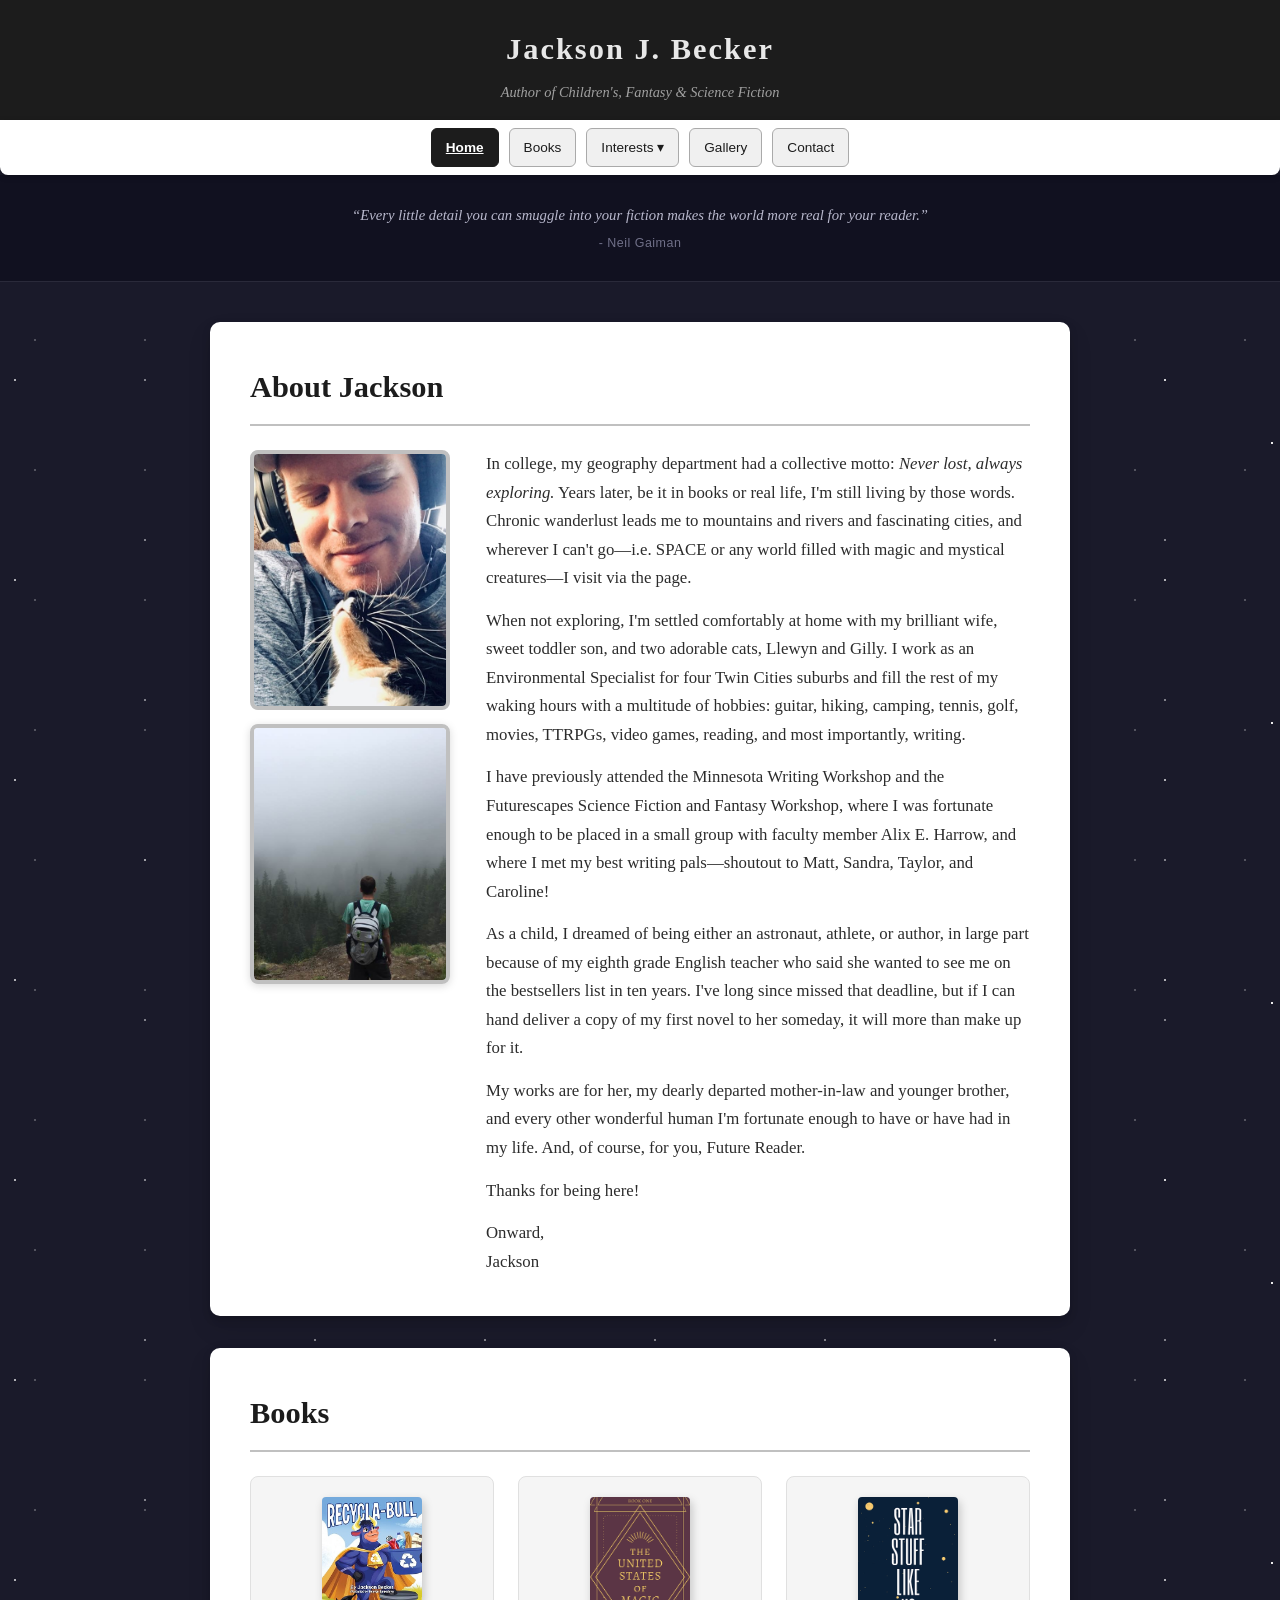
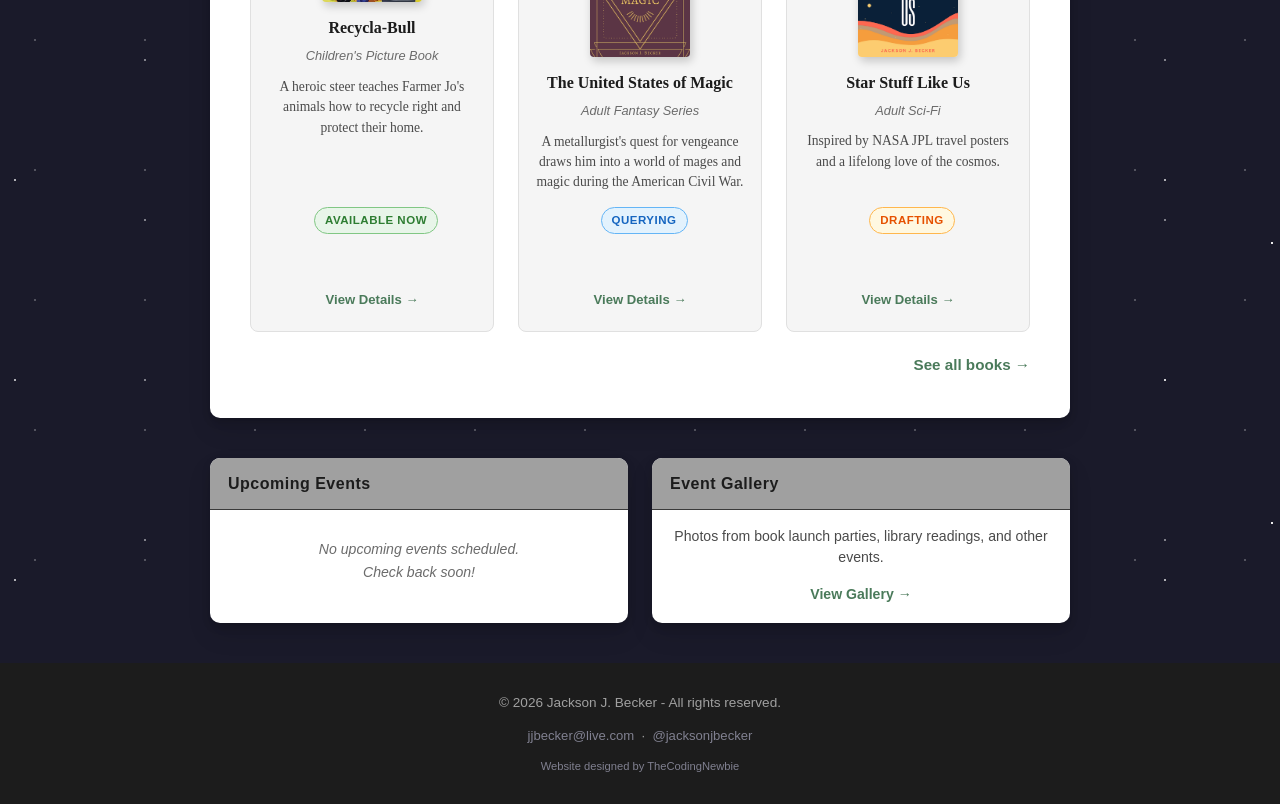
<file: index.html>
<!DOCTYPE html>
<html lang="en">
<head>
  <meta charset="UTF-8">
  <meta name="viewport" content="width=device-width, initial-scale=1.0">
  <meta name="google-site-verification" content="nTRBkBr9Dgxicl7mxeFGbxhHJhGitaJVQXbHWAWkTKU" />
  <meta name="description" content="Jackson J Becker - Author of Recycla-Bull and upcoming Fantasy and Science Fiction novels. Geographer, adventurer, and lifelong storyteller.">
  <link rel="canonical" href="https://jacksonjbecker.com/">
  <meta property="og:title" content="Jackson J. Becker - Author">
  <meta property="og:description" content="Author of Recycla-Bull and upcoming Fantasy and Science Fiction novels. Geographer, adventurer, and lifelong storyteller.">
  <meta property="og:type" content="website">
  <meta property="og:url" content="https://jacksonjbecker.com/">
  <meta property="og:image" content="https://jacksonjbecker.com/images/recycla-bull.jpg">
  <meta name="twitter:card" content="summary_large_image">
  <meta name="twitter:site" content="@jacksonjbecker">
  <meta name="twitter:title" content="Jackson J. Becker - Author">
  <meta name="twitter:description" content="Author of Recycla-Bull and upcoming Fantasy and Science Fiction novels.">
  <meta name="twitter:image" content="https://jacksonjbecker.com/images/recycla-bull.jpg">
  <link rel="stylesheet" href="styles.css">
  <title>Jackson J. Becker - Author | Recycla-Bull</title>
  <script type="application/ld+json">
  {
    "@context": "https://schema.org",
    "@type": "Person",
    "name": "Jackson J. Becker",
    "url": "https://jacksonjbecker.com",
    "image": "https://jacksonjbecker.com/images/recycla-bull.jpg",
    "jobTitle": "Author",
    "description": "Author of Recycla-Bull and upcoming Fantasy and Science Fiction novels.",
    "sameAs": ["https://twitter.com/jacksonjbecker"]
  }
  </script>
<!-- Google tag (gtag.js) -->
	<script async src="https://www.googletagmanager.com/gtag/js?id=G-4QLK9CWFQH"></script>
	<script>
	  window.dataLayer = window.dataLayer || [];
	  function gtag(){dataLayer.push(arguments);}
	  gtag('js', new Date());

	  gtag('config', 'G-4QLK9CWFQH');
	</script>
</head>
<body>

  <header>
    <div class="hero">
      <h1>Jackson J. Becker</h1>
      <p class="tagline">Author of Children's, Fantasy & Science Fiction</p>
    </div>
    <nav>
      <a href="index.html" class="active">Home</a>
      <a href="books.html">Books</a>
      <div class="nav-dropdown">
        <a href="#" class="nav-dropdown-btn">Interests ▾</a>
        <div class="nav-dropdown-content">
          <a href="geomorphology.html">Geomorphology</a>
          <a href="recycling.html">Recycling</a>
        </div>
      </div>
      <a href="gallery.html">Gallery</a>
      <a href="contact.html">Contact</a>
    </nav>
  </header>

  <div class="quote-banner">
    <blockquote>
      <span class="quote-text">"Every little detail you can smuggle into your fiction makes the world more real for your reader."</span>
      <cite class="quote-cite">- Neil Gaiman</cite>
    </blockquote>
  </div>

  <div class="home-layout">

  <main>

    <section id="about">
      <h2>About Jackson</h2>
      <div class="about-grid">
        <div class="author-photo">
          <img src="images/jackson-olivia.jpg" alt="Jackson J Becker" onerror="this.style.display='none'; this.nextElementSibling.style.display='flex'">
          <div class="photo-placeholder"><span>Photo<br>Coming Soon</span></div>
          <img src="images/fog.jpg" alt="Jackson exploring" class="author-landscape">
        </div>
        <div class="about-text">
          <p>In college, my geography department had a collective motto: <em>Never lost, always exploring.</em> Years later, be it in books or real life, I'm still living by those words. Chronic wanderlust leads me to mountains and rivers and fascinating cities, and wherever I can't go&mdash;i.e. SPACE or any world filled with magic and mystical creatures&mdash;I visit via the page.</p>
          <p>When not exploring, I'm settled comfortably at home with my brilliant wife, sweet toddler son, and two adorable cats, Llewyn and Gilly. I work as an Environmental Specialist for four Twin Cities suburbs and fill the rest of my waking hours with a multitude of hobbies: guitar, hiking, camping, tennis, golf, movies, TTRPGs, video games, reading, and most importantly, writing.</p>
          <p>I have previously attended the Minnesota Writing Workshop and the Futurescapes Science Fiction and Fantasy Workshop, where I was fortunate enough to be placed in a small group with faculty member Alix E. Harrow, and where I met my best writing pals&mdash;shoutout to Matt, Sandra, Taylor, and Caroline!</p>
          <p>As a child, I dreamed of being either an astronaut, athlete, or author, in large part because of my eighth grade English teacher who said she wanted to see me on the bestsellers list in ten years. I've long since missed that deadline, but if I can hand deliver a copy of my first novel to her someday, it will more than make up for it.</p>
          <p>My works are for her, my dearly departed mother-in-law and younger brother, and every other wonderful human I'm fortunate enough to have or have had in my life. And, of course, for you, Future Reader.</p>
          <p>Thanks for being here!</p>
          <p>Onward,<br>Jackson</p>
        </div>
      </div>
    </section>

    <section id="books-preview">
      <h2>Books</h2>
      <div class="book-preview-grid">

        <div class="book-preview-card">
          <img src="images/recycla-bull.jpg" alt="Recycla-Bull cover" onerror="this.style.display='none'; this.nextElementSibling.style.display='flex'">
          <div class="preview-cover-placeholder">Recycla-Bull</div>
          <h3>Recycla-Bull</h3>
          <p class="genre">Children's Picture Book</p>
          <p class="blurb">A heroic steer teaches Farmer Jo's animals how to recycle right and protect their home.</p>
          <span class="status-badge badge-available">Available Now</span>
          <br><br>
          <a href="books.html" class="card-link">View Details →</a>
        </div>

        <div class="book-preview-card">
          <img src="images/tusom-book1.png" alt="The United States of Magic cover" onerror="this.style.display='none'; this.nextElementSibling.style.display='flex'">
          <div class="preview-cover-placeholder">TUSOM</div>
          <h3>The United States of Magic</h3>
          <p class="genre">Adult Fantasy Series</p>
          <p class="blurb">A metallurgist's quest for vengeance draws him into a world of mages and magic during the American Civil War.</p>
          <span class="status-badge badge-querying">Querying</span>
          <br><br>
          <a href="books.html" class="card-link">View Details →</a>
        </div>

        <div class="book-preview-card">
          <img src="images/star-stuff-like-us.png" alt="Star Stuff Like Us cover" onerror="this.style.display='none'; this.nextElementSibling.style.display='flex'">
          <div class="preview-cover-placeholder">Star Stuff</div>
          <h3>Star Stuff Like Us</h3>
          <p class="genre">Adult Sci-Fi</p>
          <p class="blurb">Inspired by NASA JPL travel posters and a lifelong love of the cosmos.</p>
          <span class="status-badge badge-drafting">Drafting</span>
          <br><br>
          <a href="books.html" class="card-link">View Details →</a>
        </div>

      </div>
      <a href="books.html" class="see-all-link">See all books →</a>
    </section>

  </main>

  <aside class="sidebar">

    <div class="widget events-widget">
      <h3 class="widget-title">Upcoming Events</h3>
      <!--
        ADDING EVENTS: Copy and paste the event-item block below for each event.
        Delete an event-item when the date has passed.
        Also delete the <p class="no-events"> placeholder once you have real events.

        <div class="event-item">
          <div class="event-date-badge">
            <span class="event-month">JUL</span>
            <span class="event-day">12</span>
          </div>
          <div class="event-details">
            <strong>Library Reading</strong>
            <span>2:00 PM · Maple Grove Library</span>
          </div>
        </div>

        GOOGLE CALENDAR UPGRADE: For fully automatic, no-code event management,
        Jackson can create a public Google Calendar and replace the event-list div
        with the embed iframe from Google Calendar > Settings > Integrate Calendar.
        Set the calendar to "Make available to public", copy the embed src URL,
        and use: <iframe src="THAT_URL" width="100%" height="400" frameborder="0" scrolling="no" style="border:0"></iframe>
      -->
      <div class="event-list">
        <p class="no-events">No upcoming events scheduled.<br>Check back soon!</p>
      </div>
    </div>

    <div class="widget gallery-widget">
      <h3 class="widget-title">Event Gallery</h3>
      <div class="gallery-teaser">
        <p>Photos from book launch parties, library readings, and other events.</p>
        <a href="gallery.html" class="widget-link">View Gallery &rarr;</a>
      </div>
    </div>

  </aside>

  </div><!-- /.home-layout -->

  <footer>
    <p>&copy; 2026 Jackson J. Becker - All rights reserved.</p>
    <p class="footer-links">
      <a href="mailto:jjbecker@live.com">jjbecker@live.com</a>
      &nbsp;&middot;&nbsp;
      <a href="https://twitter.com/jacksonjbecker" target="_blank" rel="noopener">@jacksonjbecker</a>
    </p>
    <p class="footer-credits">Website designed by <a href="https://thecodingnewbie.com/index.html" target="_blank" rel="noopener">TheCodingNewbie</a></p>
  </footer>

  <script>
    const quotes = [
      { text: "Every little detail you can smuggle into your fiction makes the world more real for your reader.", cite: "- Neil Gaiman" },
      { text: "We are the cosmos made conscious, and life is a means by which the universe understands itself.", cite: "- Professor Brian Cox" },
      { text: "Fairy tales are more than true - not because they tell us that dragons exist, but because they tell us that dragons can be defeated.", cite: "- G.K. Chesterton" }
    ];
    let qi = 0;
    const bq = document.querySelector('.quote-banner blockquote');
    // Lock banner to height of tallest quote at current viewport
    (function() {
      var banner = document.querySelector('.quote-banner');
      var maxH = 0;
      quotes.forEach(function(q) {
        bq.querySelector('.quote-text').textContent = '“' + q.text + '”';
        bq.querySelector('.quote-cite').textContent = q.cite;
        maxH = Math.max(maxH, banner.scrollHeight);
      });
      banner.style.minHeight = maxH + 'px';
      bq.querySelector('.quote-text').textContent = '“' + quotes[0].text + '”';
      bq.querySelector('.quote-cite').textContent = quotes[0].cite;
    })();
    setInterval(() => {
      bq.style.opacity = '0';
      setTimeout(() => {
        qi = (qi + 1) % quotes.length;
        bq.querySelector('.quote-text').textContent = '"' + quotes[qi].text + '"';
        bq.querySelector('.quote-cite').textContent = quotes[qi].cite;
        bq.style.opacity = '1';
      }, 600);
    }, 10000);

    document.querySelectorAll('.nav-dropdown-btn').forEach(btn => {
      btn.addEventListener('click', function(e) {
        if (window.matchMedia('(hover: none)').matches) {
          e.preventDefault();
          this.closest('.nav-dropdown').classList.toggle('open');
        }
      });
    });
    document.addEventListener('click', function(e) {
      if (!e.target.closest('.nav-dropdown')) {
        document.querySelectorAll('.nav-dropdown').forEach(d => d.classList.remove('open'));
      }
    });
  </script>

</body>
</html>
</file>
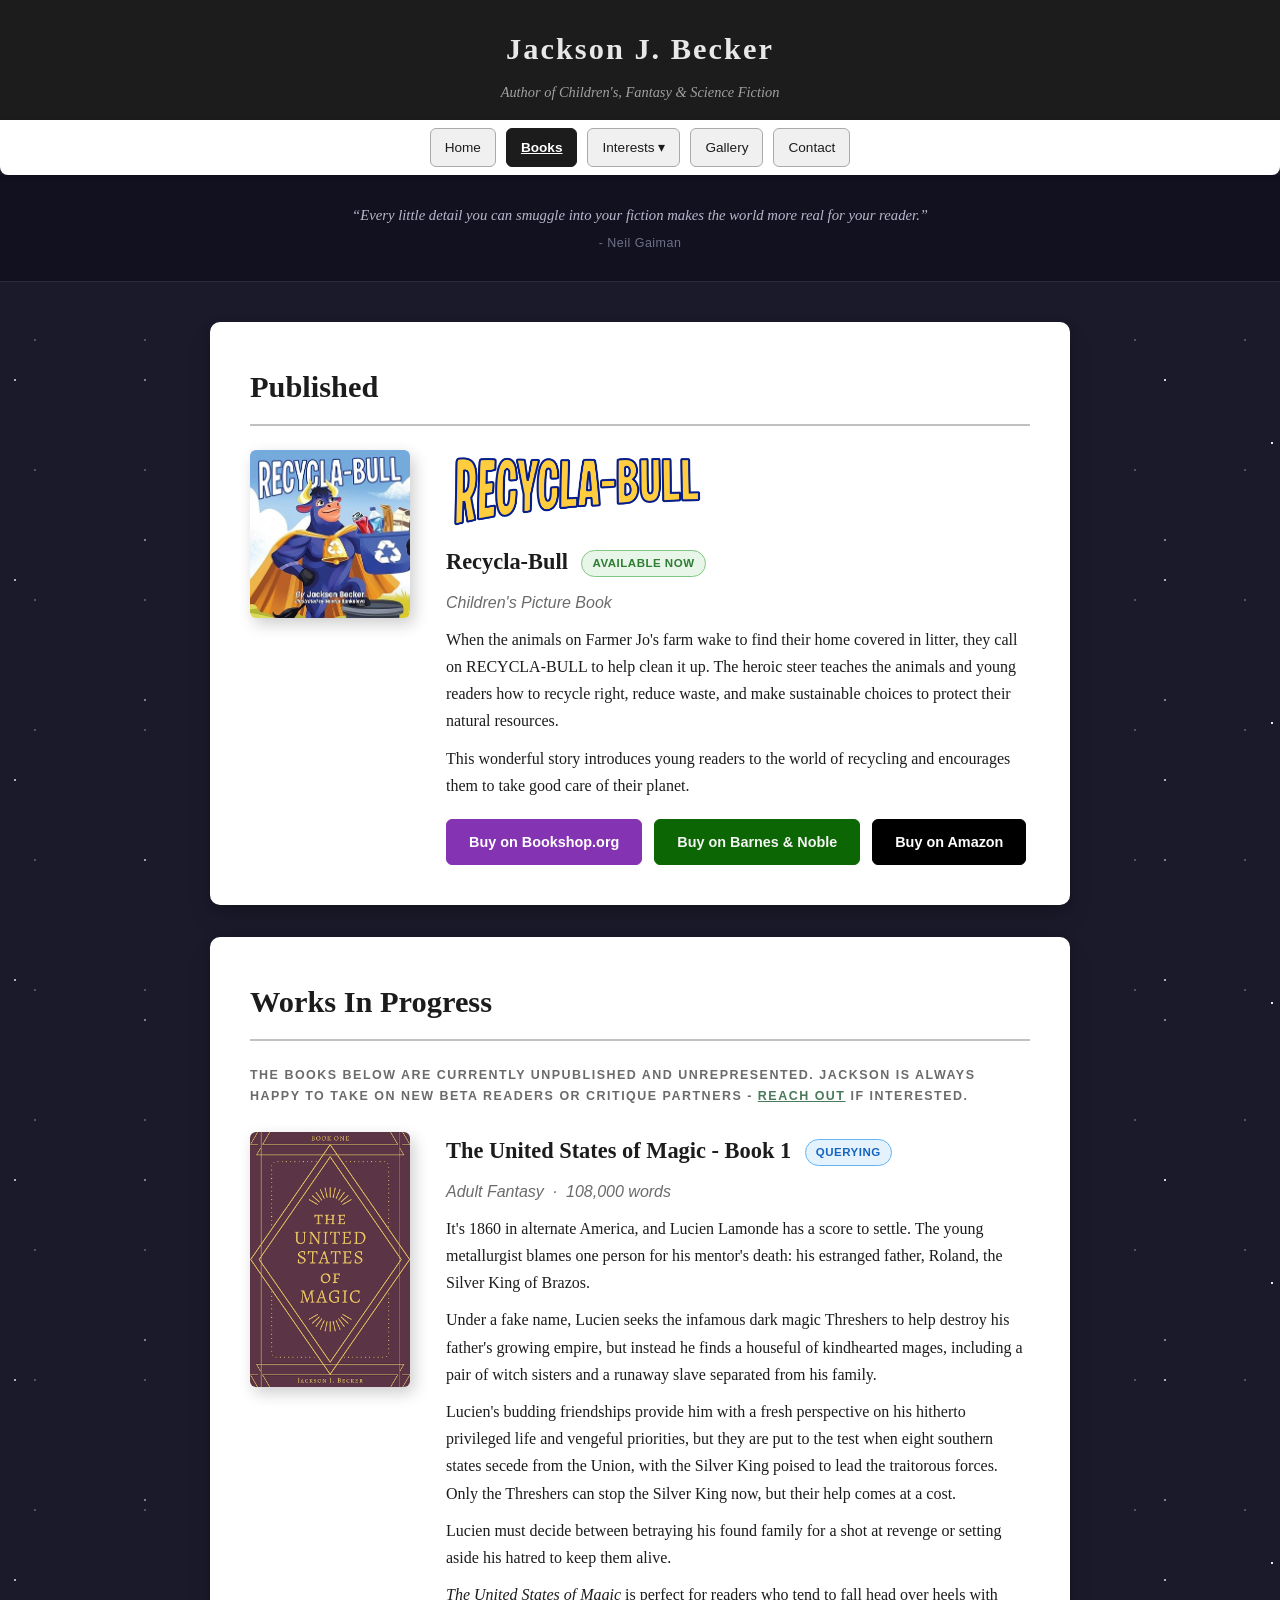
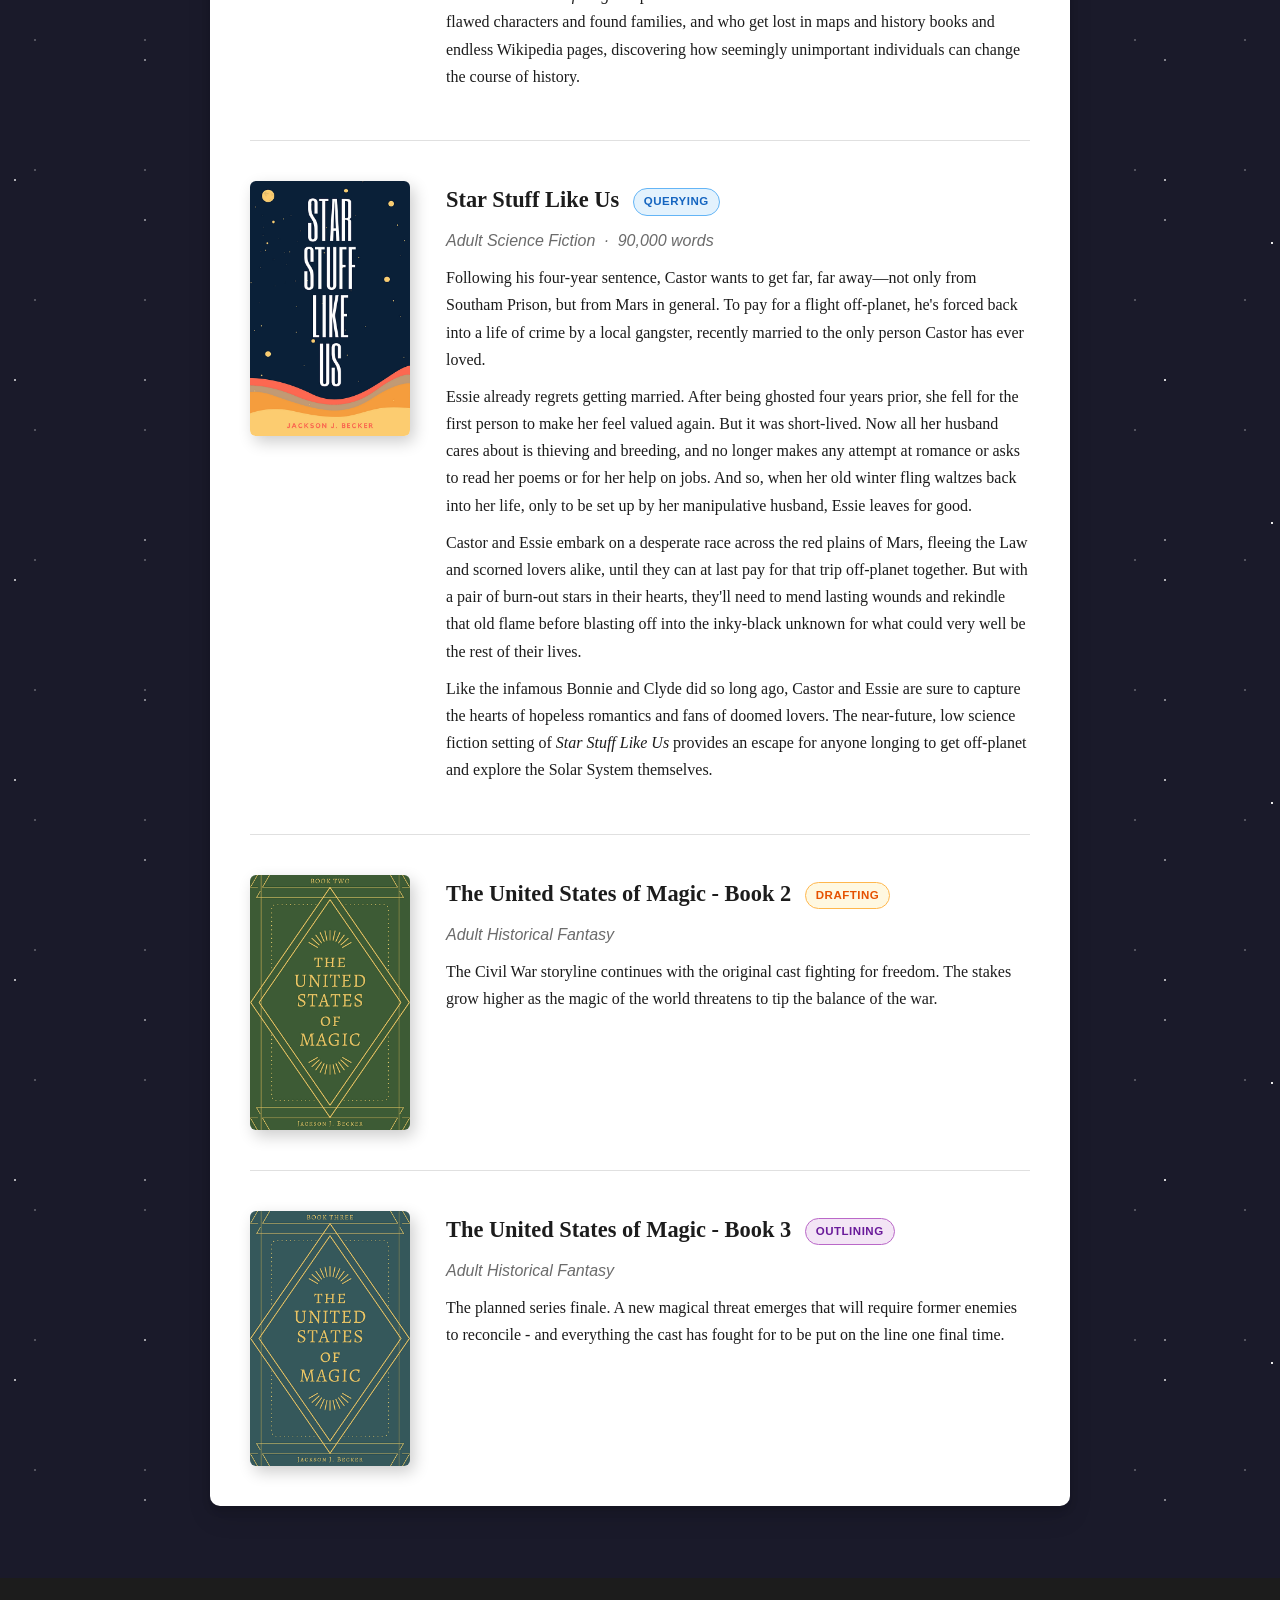
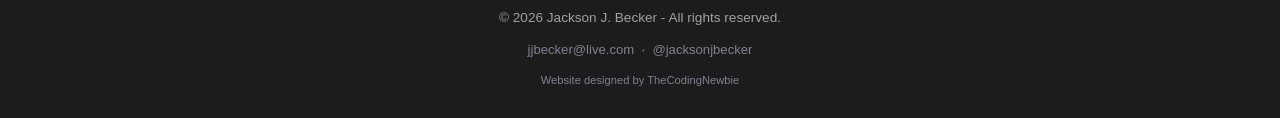
<file: books.html>
<!DOCTYPE html>
<html lang="en">
<head>
  <meta charset="UTF-8">
  <meta name="viewport" content="width=device-width, initial-scale=1.0">
  <meta name="description" content="Books by Jackson J Becker - Recycla-Bull (children's picture book, available now), The United States of Magic (adult fantasy), and Star Stuff Like Us (science fiction).">
  <link rel="canonical" href="https://jacksonjbecker.com/books.html">
  <meta property="og:title" content="Books - Jackson J. Becker">
  <meta property="og:description" content="Recycla-Bull (available now), The United States of Magic (querying), and Star Stuff Like Us (in progress).">
  <meta property="og:type" content="website">
  <meta property="og:url" content="https://jacksonjbecker.com/books.html">
  <meta property="og:image" content="https://jacksonjbecker.com/images/recycla-bull.jpg">
  <meta name="twitter:card" content="summary_large_image">
  <meta name="twitter:site" content="@jacksonjbecker">
  <meta name="twitter:title" content="Books - Jackson J. Becker">
  <meta name="twitter:description" content="Recycla-Bull, The United States of Magic, and Star Stuff Like Us.">
  <meta name="twitter:image" content="https://jacksonjbecker.com/images/recycla-bull.jpg">
  <link rel="stylesheet" href="styles.css">
  <title>Books - Jackson J. Becker</title>
<!-- Google tag (gtag.js) -->
	<script async src="https://www.googletagmanager.com/gtag/js?id=G-4QLK9CWFQH"></script>
	<script>
	  window.dataLayer = window.dataLayer || [];
	  function gtag(){dataLayer.push(arguments);}
	  gtag('js', new Date());

	  gtag('config', 'G-4QLK9CWFQH');
	</script>
</head>
<body>

  <header>
    <div class="hero">
      <h1>Jackson J. Becker</h1>
      <p class="tagline">Author of Children's, Fantasy & Science Fiction</p>
    </div>
    <nav>
      <a href="index.html">Home</a>
      <a href="books.html" class="active">Books</a>
      <div class="nav-dropdown">
        <a href="#" class="nav-dropdown-btn">Interests ▾</a>
        <div class="nav-dropdown-content">
          <a href="geomorphology.html">Geomorphology</a>
          <a href="recycling.html">Recycling</a>
        </div>
      </div>
      <a href="gallery.html">Gallery</a>
      <a href="contact.html">Contact</a>
    </nav>
  </header>

  <div class="quote-banner">
    <blockquote>
      <span class="quote-text">"Every little detail you can smuggle into your fiction makes the world more real for your reader."</span>
      <cite class="quote-cite">- Neil Gaiman</cite>
    </blockquote>
  </div>

  <main>

    <section>
      <h2>Published</h2>

      <div class="book-card">
        <div class="book-cover">
          <img src="images/recycla-bull.jpg" alt="Recycla-Bull book cover">
        </div>
        <div class="book-info">
          <img src="images/recycla-bull-text.png" alt="Recycla-Bull" class="book-title-img">
          <h3>Recycla-Bull <span class="status-badge badge-available">Available Now</span></h3>
          <p class="genre">Children's Picture Book</p>
          <p>When the animals on Farmer Jo's farm wake to find their home covered in litter, they call on RECYCLA-BULL to help clean it up. The heroic steer teaches the animals and young readers how to recycle right, reduce waste, and make sustainable choices to protect their natural resources.</p>
          <p>This wonderful story introduces young readers to the world of recycling and encourages them to take good care of their planet.</p>
          <div class="buy-links">
            <a href="https://bookshop.org/p/books/recycla-bull/db54e26f257e4c12?ean=9798891242999&next=t" class="buy-btn bookshop" target="_blank" rel="noopener">Buy on Bookshop.org</a>
            <a href="https://www.barnesandnoble.com/w/recycla-bull-jackson-becker/1149872460" class="buy-btn bn" target="_blank" rel="noopener">Buy on Barnes & Noble</a>
            <a href="https://www.amazon.com/dp/B0GWMDR71H" class="buy-btn amazon" target="_blank" rel="noopener">Buy on Amazon</a>
          </div>
        </div>
      </div>

    </section>

    <section>
      <h2>Works In Progress</h2>
      <p class="book-section-label">The books below are currently unpublished and unrepresented. Jackson is always happy to take on new beta readers or critique partners - <a href="mailto:jjbecker@live.com" style="color:#4a7a5a;">reach out</a> if interested.</p>

      <div class="book-card">
        <div class="book-cover">
          <img src="images/tusom-book1.png" alt="The United States of Magic Book 1 cover" onerror="this.style.display='none'; this.nextElementSibling.style.display='flex'">
          <div class="cover-placeholder">TUSOM<br>Book 1</div>
        </div>
        <div class="book-info">
          <h3>The United States of Magic - Book 1 <span class="status-badge badge-querying">Querying</span></h3>
          <p class="genre">Adult Fantasy &nbsp;·&nbsp; 108,000 words</p>
          <p>It's 1860 in alternate America, and Lucien Lamonde has a score to settle. The young metallurgist blames one person for his mentor's death: his estranged father, Roland, the Silver King of Brazos.</p>
          <p>Under a fake name, Lucien seeks the infamous dark magic Threshers to help destroy his father's growing empire, but instead he finds a houseful of kindhearted mages, including a pair of witch sisters and a runaway slave separated from his family.</p>
          <p>Lucien's budding friendships provide him with a fresh perspective on his hitherto privileged life and vengeful priorities, but they are put to the test when eight southern states secede from the Union, with the Silver King poised to lead the traitorous forces. Only the Threshers can stop the Silver King now, but their help comes at a cost.</p>
          <p>Lucien must decide between betraying his found family for a shot at revenge or setting aside his hatred to keep them alive.</p>
          <p><em>The United States of Magic</em> is perfect for readers who tend to fall head over heels with flawed characters and found families, and who get lost in maps and history books and endless Wikipedia pages, discovering how seemingly unimportant individuals can change the course of history.</p>
        </div>
      </div>

      <div class="book-card">
        <div class="book-cover">
          <img src="images/star-stuff-like-us.png" alt="Star Stuff Like Us cover" onerror="this.style.display='none'; this.nextElementSibling.style.display='flex'">
          <div class="cover-placeholder">Star Stuff<br>Like Us</div>
        </div>
        <div class="book-info">
          <h3>Star Stuff Like Us <span class="status-badge badge-querying">Querying</span></h3>
          <p class="genre">Adult Science Fiction &nbsp;·&nbsp; 90,000 words</p>
          <p>Following his four-year sentence, Castor wants to get far, far away&mdash;not only from Southam Prison, but from Mars in general. To pay for a flight off-planet, he's forced back into a life of crime by a local gangster, recently married to the only person Castor has ever loved.</p>
          <p>Essie already regrets getting married. After being ghosted four years prior, she fell for the first person to make her feel valued again. But it was short-lived. Now all her husband cares about is thieving and breeding, and no longer makes any attempt at romance or asks to read her poems or for her help on jobs. And so, when her old winter fling waltzes back into her life, only to be set up by her manipulative husband, Essie leaves for good.</p>
          <p>Castor and Essie embark on a desperate race across the red plains of Mars, fleeing the Law and scorned lovers alike, until they can at last pay for that trip off-planet together. But with a pair of burn-out stars in their hearts, they'll need to mend lasting wounds and rekindle that old flame before blasting off into the inky-black unknown for what could very well be the rest of their lives.</p>
          <p>Like the infamous Bonnie and Clyde did so long ago, Castor and Essie are sure to capture the hearts of hopeless romantics and fans of doomed lovers. The near-future, low science fiction setting of <em>Star Stuff Like Us</em> provides an escape for anyone longing to get off-planet and explore the Solar System themselves.</p>
        </div>
      </div>

      <div class="book-card">
        <div class="book-cover">
          <img src="images/tusom-book2.png" alt="The United States of Magic Book 2 cover" onerror="this.style.display='none'; this.nextElementSibling.style.display='flex'">
          <div class="cover-placeholder">TUSOM<br>Book 2</div>
        </div>
        <div class="book-info">
          <h3>The United States of Magic - Book 2 <span class="status-badge badge-drafting">Drafting</span></h3>
          <p class="genre">Adult Historical Fantasy</p>
          <p>The Civil War storyline continues with the original cast fighting for freedom. The stakes grow higher as the magic of the world threatens to tip the balance of the war.</p>
        </div>
      </div>

      <div class="book-card">
        <div class="book-cover">
          <img src="images/tusom-book3.png" alt="The United States of Magic Book 3 cover" onerror="this.style.display='none'; this.nextElementSibling.style.display='flex'">
          <div class="cover-placeholder">TUSOM<br>Book 3</div>
        </div>
        <div class="book-info">
          <h3>The United States of Magic - Book 3 <span class="status-badge badge-outlining">Outlining</span></h3>
          <p class="genre">Adult Historical Fantasy</p>
          <p>The planned series finale. A new magical threat emerges that will require former enemies to reconcile - and everything the cast has fought for to be put on the line one final time.</p>
        </div>
      </div>

    </section>

  </main>

  <footer>
    <p>&copy; 2026 Jackson J. Becker - All rights reserved.</p>
    <p class="footer-links">
      <a href="mailto:jjbecker@live.com">jjbecker@live.com</a>
      &nbsp;&middot;&nbsp;
      <a href="https://twitter.com/jacksonjbecker" target="_blank" rel="noopener">@jacksonjbecker</a>
    </p>
    <p class="footer-credits">Website designed by <a href="https://thecodingnewbie.com/index.html" target="_blank" rel="noopener">TheCodingNewbie</a></p>
  </footer>

  <script>
    const quotes = [
      { text: "Every little detail you can smuggle into your fiction makes the world more real for your reader.", cite: "- Neil Gaiman" },
      { text: "We are the cosmos made conscious, and life is a means by which the universe understands itself.", cite: "- Professor Brian Cox" },
      { text: "Fairy tales are more than true - not because they tell us that dragons exist, but because they tell us that dragons can be defeated.", cite: "- G.K. Chesterton" }
    ];
    let qi = 0;
    const bq = document.querySelector('.quote-banner blockquote');
    // Lock banner to height of tallest quote at current viewport
    (function() {
      var banner = document.querySelector('.quote-banner');
      var maxH = 0;
      quotes.forEach(function(q) {
        bq.querySelector('.quote-text').textContent = '“' + q.text + '”';
        bq.querySelector('.quote-cite').textContent = q.cite;
        maxH = Math.max(maxH, banner.scrollHeight);
      });
      banner.style.minHeight = maxH + 'px';
      bq.querySelector('.quote-text').textContent = '“' + quotes[0].text + '”';
      bq.querySelector('.quote-cite').textContent = quotes[0].cite;
    })();
    setInterval(() => {
      bq.style.opacity = '0';
      setTimeout(() => {
        qi = (qi + 1) % quotes.length;
        bq.querySelector('.quote-text').textContent = '"' + quotes[qi].text + '"';
        bq.querySelector('.quote-cite').textContent = quotes[qi].cite;
        bq.style.opacity = '1';
      }, 600);
    }, 10000);

    document.querySelectorAll('.nav-dropdown-btn').forEach(btn => {
      btn.addEventListener('click', function(e) {
        if (window.matchMedia('(hover: none)').matches) {
          e.preventDefault();
          this.closest('.nav-dropdown').classList.toggle('open');
        }
      });
    });
    document.addEventListener('click', function(e) {
      if (!e.target.closest('.nav-dropdown')) {
        document.querySelectorAll('.nav-dropdown').forEach(d => d.classList.remove('open'));
      }
    });
  </script>

</body>
</html>
</file>
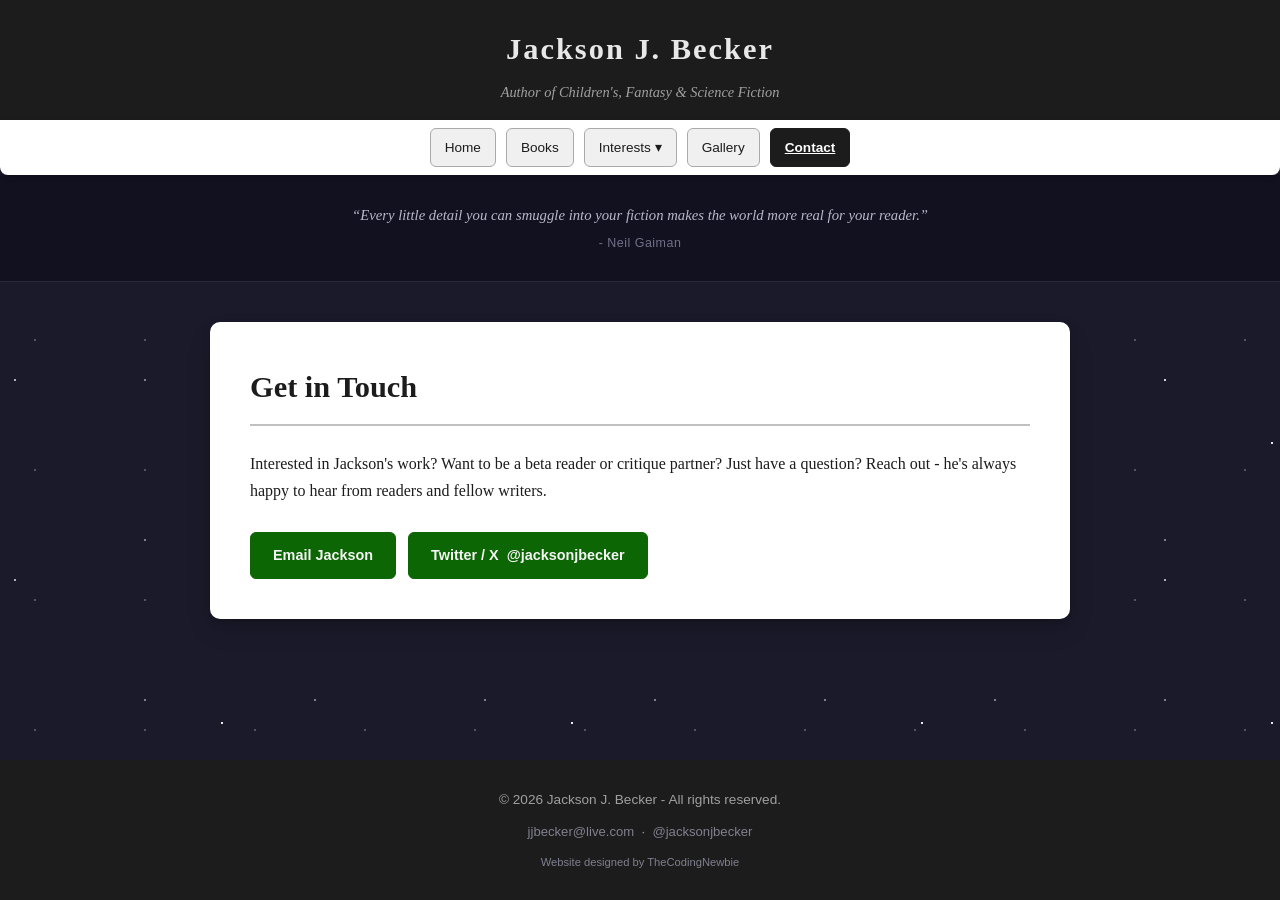
<file: contact.html>
<!DOCTYPE html>
<html lang="en">
<head>
  <meta charset="UTF-8">
  <meta name="viewport" content="width=device-width, initial-scale=1.0">
  <meta name="description" content="Contact Jackson J Becker - author of Recycla-Bull. Reach out by email or find him on Twitter.">
  <link rel="canonical" href="https://jacksonjbecker.com/contact.html">
  <meta property="og:title" content="Contact - Jackson J. Becker">
  <meta property="og:description" content="Get in touch with Jackson J Becker - author of Recycla-Bull.">
  <meta property="og:type" content="website">
  <meta property="og:url" content="https://jacksonjbecker.com/contact.html">
  <meta property="og:image" content="https://jacksonjbecker.com/images/recycla-bull.jpg">
  <meta name="twitter:card" content="summary">
  <meta name="twitter:site" content="@jacksonjbecker">
  <meta name="twitter:title" content="Contact - Jackson J. Becker">
  <meta name="twitter:description" content="Get in touch with Jackson J Becker - author of Recycla-Bull.">
  <link rel="stylesheet" href="styles.css">
  <title>Contact - Jackson J. Becker</title>
<!-- Google tag (gtag.js) -->
	<script async src="https://www.googletagmanager.com/gtag/js?id=G-4QLK9CWFQH"></script>
	<script>
	  window.dataLayer = window.dataLayer || [];
	  function gtag(){dataLayer.push(arguments);}
	  gtag('js', new Date());

	  gtag('config', 'G-4QLK9CWFQH');
	</script>
</head>
<body>

  <header>
    <div class="hero">
      <h1>Jackson J. Becker</h1>
      <p class="tagline">Author of Children's, Fantasy & Science Fiction</p>
    </div>
    <nav>
      <a href="index.html">Home</a>
      <a href="books.html">Books</a>
      <div class="nav-dropdown">
        <a href="#" class="nav-dropdown-btn">Interests ▾</a>
        <div class="nav-dropdown-content">
          <a href="geomorphology.html">Geomorphology</a>
          <a href="recycling.html">Recycling</a>
        </div>
      </div>
      <a href="gallery.html">Gallery</a>
      <a href="contact.html" class="active">Contact</a>
    </nav>
  </header>

  <div class="quote-banner">
    <blockquote>
      <span class="quote-text">"Every little detail you can smuggle into your fiction makes the world more real for your reader."</span>
      <cite class="quote-cite">- Neil Gaiman</cite>
    </blockquote>
  </div>

  <main>

    <section>
      <h2>Get in Touch</h2>
      <p>Interested in Jackson's work? Want to be a beta reader or critique partner? Just have a question? Reach out - he's always happy to hear from readers and fellow writers.</p>
      <div class="contact-links" style="margin-top: 28px;">
        <a href="mailto:jjbecker@live.com" class="buy-btn bn">Email Jackson</a>
        <a href="https://twitter.com/jacksonjbecker" class="buy-btn bn" target="_blank" rel="noopener">Twitter / X &nbsp;@jacksonjbecker</a>
      </div>
    </section>

  </main>

  <footer>
    <p>&copy; 2026 Jackson J. Becker - All rights reserved.</p>
    <p class="footer-links">
      <a href="mailto:jjbecker@live.com">jjbecker@live.com</a>
      &nbsp;&middot;&nbsp;
      <a href="https://twitter.com/jacksonjbecker" target="_blank" rel="noopener">@jacksonjbecker</a>
    </p>
    <p class="footer-credits">Website designed by <a href="https://thecodingnewbie.com/index.html" target="_blank" rel="noopener">TheCodingNewbie</a></p>
  </footer>

  <script>
    const quotes = [
      { text: "Every little detail you can smuggle into your fiction makes the world more real for your reader.", cite: "- Neil Gaiman" },
      { text: "We are the cosmos made conscious, and life is a means by which the universe understands itself.", cite: "- Professor Brian Cox" },
      { text: "Fairy tales are more than true - not because they tell us that dragons exist, but because they tell us that dragons can be defeated.", cite: "- G.K. Chesterton" }
    ];
    let qi = 0;
    const bq = document.querySelector('.quote-banner blockquote');
    // Lock banner to height of tallest quote at current viewport
    (function() {
      var banner = document.querySelector('.quote-banner');
      var maxH = 0;
      quotes.forEach(function(q) {
        bq.querySelector('.quote-text').textContent = '“' + q.text + '”';
        bq.querySelector('.quote-cite').textContent = q.cite;
        maxH = Math.max(maxH, banner.scrollHeight);
      });
      banner.style.minHeight = maxH + 'px';
      bq.querySelector('.quote-text').textContent = '“' + quotes[0].text + '”';
      bq.querySelector('.quote-cite').textContent = quotes[0].cite;
    })();
    setInterval(() => {
      bq.style.opacity = '0';
      setTimeout(() => {
        qi = (qi + 1) % quotes.length;
        bq.querySelector('.quote-text').textContent = '"' + quotes[qi].text + '"';
        bq.querySelector('.quote-cite').textContent = quotes[qi].cite;
        bq.style.opacity = '1';
      }, 600);
    }, 10000);

    document.querySelectorAll('.nav-dropdown-btn').forEach(btn => {
      btn.addEventListener('click', function(e) {
        if (window.matchMedia('(hover: none)').matches) {
          e.preventDefault();
          this.closest('.nav-dropdown').classList.toggle('open');
        }
      });
    });
    document.addEventListener('click', function(e) {
      if (!e.target.closest('.nav-dropdown')) {
        document.querySelectorAll('.nav-dropdown').forEach(d => d.classList.remove('open'));
      }
    });
  </script>

</body>
</html>
</file>
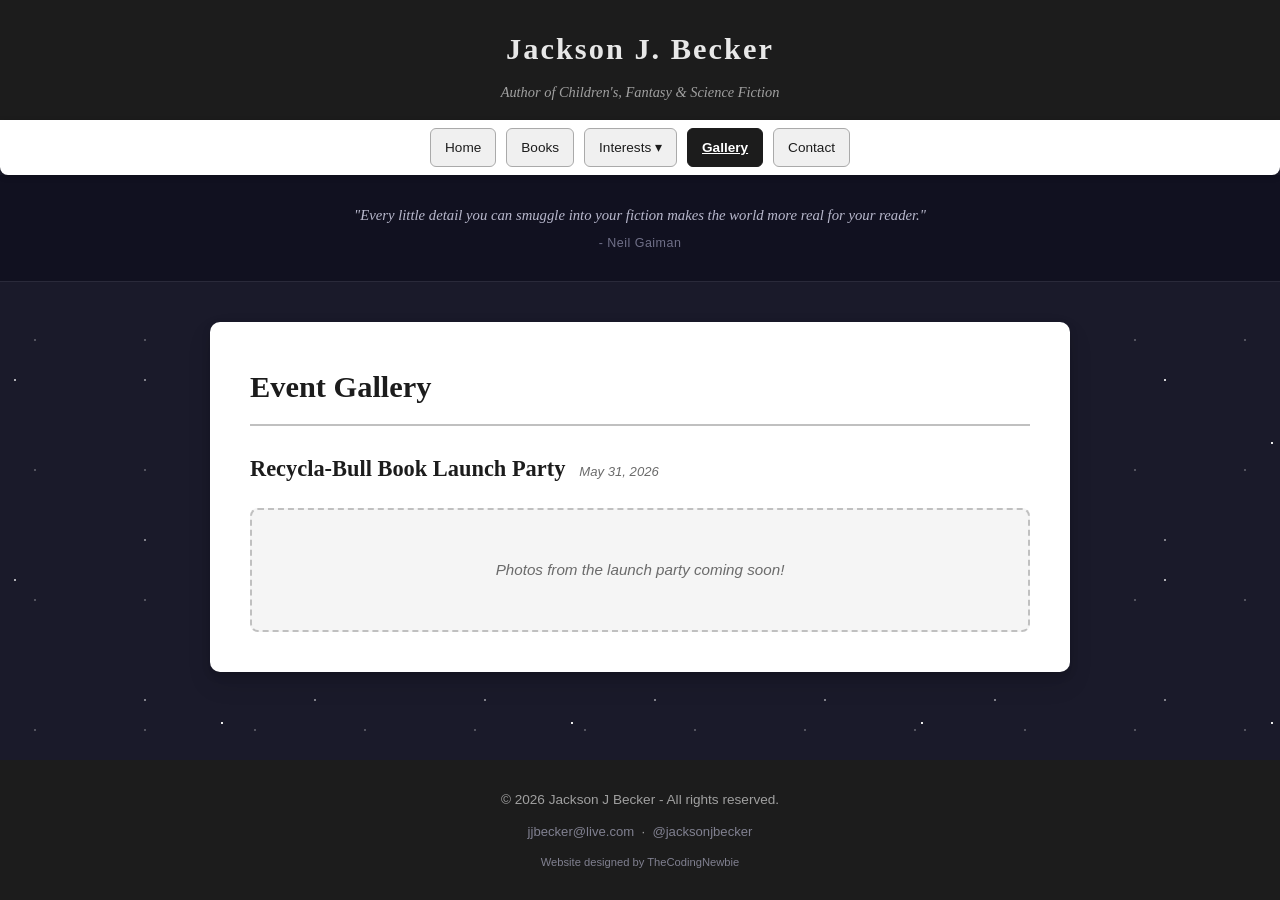
<file: gallery.html>
<!DOCTYPE html>
<html lang="en">
<head>
  <meta charset="UTF-8">
  <meta name="viewport" content="width=device-width, initial-scale=1.0">
  <meta name="description" content="Event gallery - photos from Jackson J Becker's book launches, library readings, and author events.">
  <link rel="canonical" href="https://jacksonjbecker.com/gallery.html">
  <meta property="og:title" content="Gallery - Jackson J. Becker">
  <meta property="og:description" content="Photos from Jackson J Becker's book launches, library readings, and author events.">
  <meta property="og:type" content="website">
  <meta property="og:url" content="https://jacksonjbecker.com/gallery.html">
  <meta property="og:image" content="https://jacksonjbecker.com/images/recycla-bull.jpg">
  <meta name="twitter:card" content="summary_large_image">
  <meta name="twitter:site" content="@jacksonjbecker">
  <meta name="twitter:title" content="Gallery - Jackson J. Becker">
  <meta name="twitter:description" content="Photos from Jackson J Becker's book launches, library readings, and author events.">
  <meta name="twitter:image" content="https://jacksonjbecker.com/images/recycla-bull.jpg">
  <link rel="stylesheet" href="styles.css">
  <title>Gallery - Jackson J Becker</title>
<!-- Google tag (gtag.js) -->
	<script async src="https://www.googletagmanager.com/gtag/js?id=G-4QLK9CWFQH"></script>
	<script>
	  window.dataLayer = window.dataLayer || [];
	  function gtag(){dataLayer.push(arguments);}
	  gtag('js', new Date());

	  gtag('config', 'G-4QLK9CWFQH');
	</script>
</head>
<body>

  <header>
    <div class="hero">
      <h1>Jackson J. Becker</h1>
      <p class="tagline">Author of Children's, Fantasy & Science Fiction</p>
    </div>
    <nav>
      <a href="index.html">Home</a>
      <a href="books.html">Books</a>
      <div class="nav-dropdown">
        <a href="#" class="nav-dropdown-btn">Interests &#9662;</a>
        <div class="nav-dropdown-content">
          <a href="geomorphology.html">Geomorphology</a>
          <a href="recycling.html">Recycling</a>
        </div>
      </div>
      <a href="gallery.html" class="active">Gallery</a>
      <a href="contact.html">Contact</a>
    </nav>
  </header>

  <div class="quote-banner">
    <blockquote>
      <span class="quote-text">"Every little detail you can smuggle into your fiction makes the world more real for your reader."</span>
      <cite class="quote-cite">- Neil Gaiman</cite>
    </blockquote>
  </div>

  <main>

    <section id="gallery">
      <h2>Event Gallery</h2>

      <!--
        ADDING A NEW EVENT:
        1. Create a folder under images/gallery/ (e.g. images/gallery/reading-jul-2026/)
        2. Copy the gallery-event block below and update the title, date, and photo paths.
        3. Add one <img> per photo inside the gallery-photo-grid div.
        4. Remove the gallery-placeholder div once you have photos ready.
      -->

      <!-- BOOK LAUNCH PARTY - May 31, 2026 -->
      <div class="gallery-event">
        <div class="gallery-event-header">
          <h3>Recycla-Bull Book Launch Party</h3>
          <span class="gallery-event-date">May 31, 2026</span>
        </div>
        <!--
          TO ADD PHOTOS: Replace the gallery-placeholder below with:
          <div class="gallery-photo-grid">
            <img src="images/gallery/launch-2026/photo1.jpg" alt="Book launch party">
            <img src="images/gallery/launch-2026/photo2.jpg" alt="Book launch party">
          </div>
        -->
        <div class="gallery-placeholder">
          Photos from the launch party coming soon!
        </div>
      </div>

    </section>

  </main>

  <footer>
    <p>&copy; 2026 Jackson J Becker - All rights reserved.</p>
    <p class="footer-links">
      <a href="mailto:jjbecker@live.com">jjbecker@live.com</a>
      &nbsp;&middot;&nbsp;
      <a href="https://twitter.com/jacksonjbecker" target="_blank" rel="noopener">@jacksonjbecker</a>
    </p>
    <p class="footer-credits">Website designed by <a href="https://thecodingnewbie.com/index.html" target="_blank" rel="noopener">TheCodingNewbie</a></p>
  </footer>

  <script>
    const quotes = [
      { text: "Every little detail you can smuggle into your fiction makes the world more real for your reader.", cite: "- Neil Gaiman" },
      { text: "We are the cosmos made conscious, and life is a means by which the universe understands itself.", cite: "- Professor Brian Cox" },
      { text: "Fairy tales are more than true - not because they tell us that dragons exist, but because they tell us that dragons can be defeated.", cite: "- G.K. Chesterton" }
    ];
    let qi = 0;
    const bq = document.querySelector('.quote-banner blockquote');
    (function() {
      var banner = document.querySelector('.quote-banner');
      var maxH = 0;
      quotes.forEach(function(q) {
        bq.querySelector('.quote-text').textContent = '"' + q.text + '"';
        bq.querySelector('.quote-cite').textContent = q.cite;
        maxH = Math.max(maxH, banner.scrollHeight);
      });
      banner.style.minHeight = maxH + 'px';
      bq.querySelector('.quote-text').textContent = '"' + quotes[0].text + '"';
      bq.querySelector('.quote-cite').textContent = quotes[0].cite;
    })();
    setInterval(() => {
      bq.style.opacity = '0';
      setTimeout(() => {
        qi = (qi + 1) % quotes.length;
        bq.querySelector('.quote-text').textContent = '"' + quotes[qi].text + '"';
        bq.querySelector('.quote-cite').textContent = quotes[qi].cite;
        bq.style.opacity = '1';
      }, 600);
    }, 10000);

    document.querySelectorAll('.nav-dropdown-btn').forEach(btn => {
      btn.addEventListener('click', function(e) {
        if (window.matchMedia('(hover: none)').matches) {
          e.preventDefault();
          this.closest('.nav-dropdown').classList.toggle('open');
        }
      });
    });
    document.addEventListener('click', function(e) {
      if (!e.target.closest('.nav-dropdown')) {
        document.querySelectorAll('.nav-dropdown').forEach(d => d.classList.remove('open'));
      }
    });
  </script>

</body>
</html>
</file>
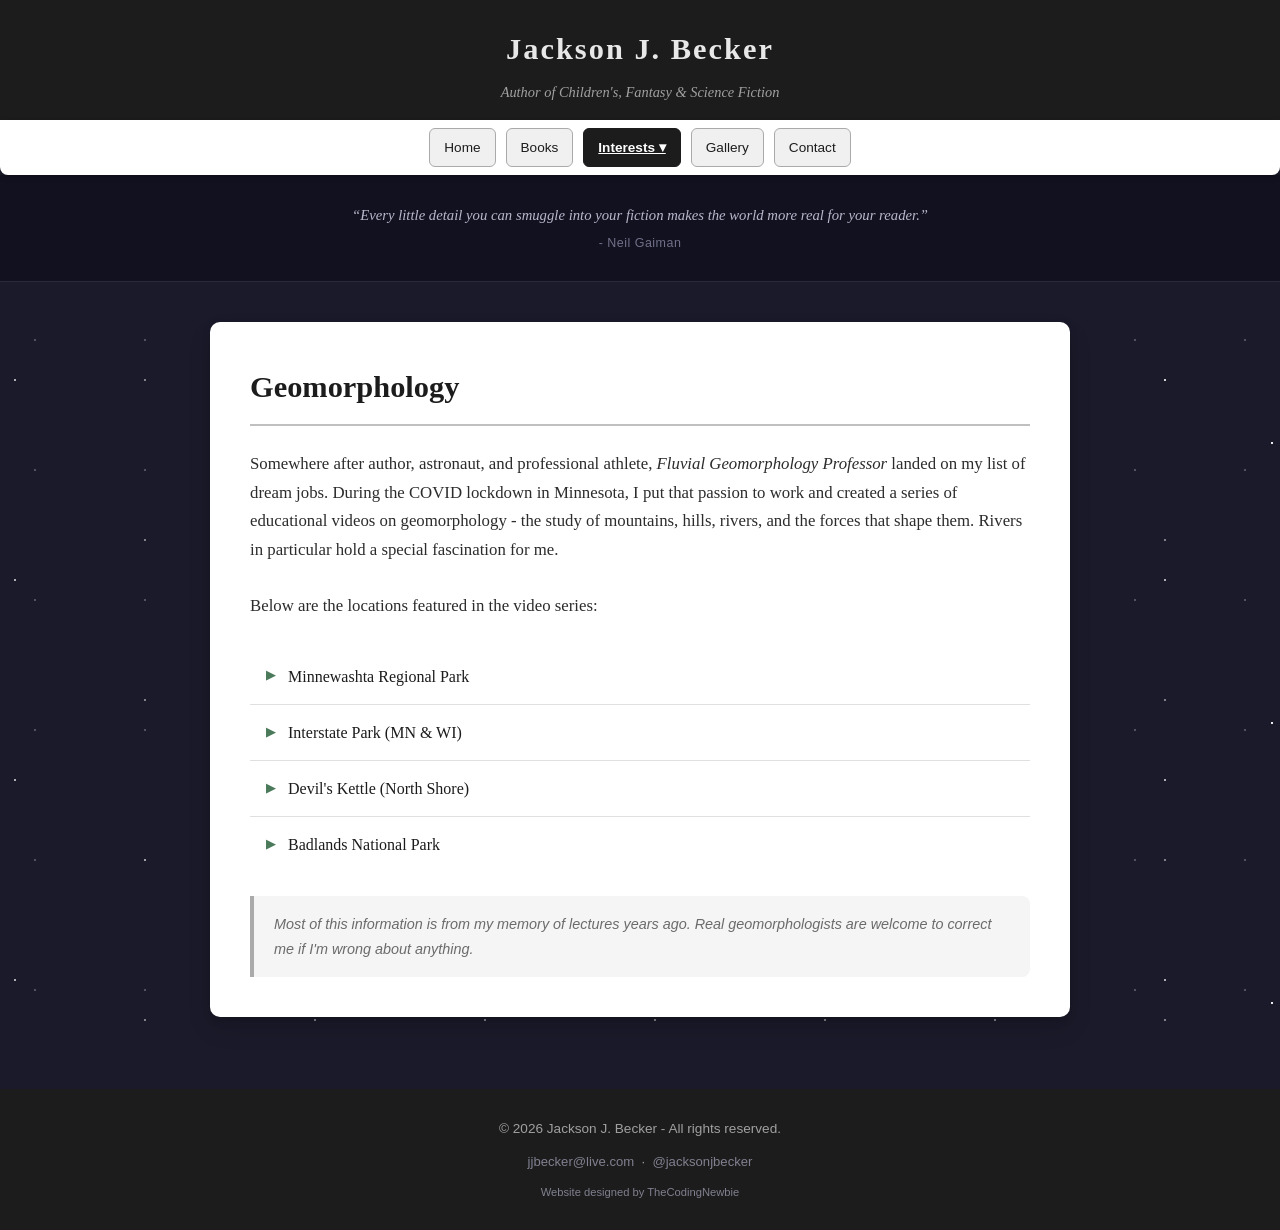
<file: geomorphology.html>
<!DOCTYPE html>
<html lang="en">
<head>
  <meta charset="UTF-8">
  <meta name="viewport" content="width=device-width, initial-scale=1.0">
  <meta name="description" content="Geomorphology videos by Jackson J Becker - exploring rivers, mountains, and the science of landforms.">
  <link rel="canonical" href="https://jacksonjbecker.com/geomorphology.html">
  <meta property="og:title" content="Geomorphology - Jackson J. Becker">
  <meta property="og:description" content="Exploring rivers, mountains, and the science of landforms with Jackson J Becker.">
  <meta property="og:type" content="website">
  <meta property="og:url" content="https://jacksonjbecker.com/geomorphology.html">
  <meta property="og:image" content="https://jacksonjbecker.com/images/fog.jpg">
  <meta name="twitter:card" content="summary_large_image">
  <meta name="twitter:site" content="@jacksonjbecker">
  <meta name="twitter:title" content="Geomorphology - Jackson J. Becker">
  <meta name="twitter:description" content="Exploring rivers, mountains, and the science of landforms.">
  <meta name="twitter:image" content="https://jacksonjbecker.com/images/fog.jpg">
  <link rel="stylesheet" href="styles.css">
  <title>Geomorphology - Jackson J. Becker</title>
<!-- Google tag (gtag.js) -->
	<script async src="https://www.googletagmanager.com/gtag/js?id=G-4QLK9CWFQH"></script>
	<script>
	  window.dataLayer = window.dataLayer || [];
	  function gtag(){dataLayer.push(arguments);}
	  gtag('js', new Date());

	  gtag('config', 'G-4QLK9CWFQH');
	</script>
</head>
<body>

  <header>
    <div class="hero">
      <h1>Jackson J. Becker</h1>
      <p class="tagline">Author of Children's, Fantasy & Science Fiction</p>
    </div>
    <nav>
      <a href="index.html">Home</a>
      <a href="books.html">Books</a>
      <div class="nav-dropdown">
        <a href="#" class="nav-dropdown-btn active">Interests ▾</a>
        <div class="nav-dropdown-content">
          <a href="geomorphology.html" class="active">Geomorphology</a>
          <a href="recycling.html">Recycling</a>
        </div>
      </div>
      <a href="gallery.html">Gallery</a>
      <a href="contact.html">Contact</a>
    </nav>
  </header>

  <div class="quote-banner">
    <blockquote>
      <span class="quote-text">"Every little detail you can smuggle into your fiction makes the world more real for your reader."</span>
      <cite class="quote-cite">- Neil Gaiman</cite>
    </blockquote>
  </div>

  <main>

    <section>
      <h2>Geomorphology</h2>
      <p style="font-size:1.05rem; color:#2c2c2c; margin-bottom:28px;">Somewhere after author, astronaut, and professional athlete, <em>Fluvial Geomorphology Professor</em> landed on my list of dream jobs. During the COVID lockdown in Minnesota, I put that passion to work and created a series of educational videos on geomorphology - the study of mountains, hills, rivers, and the forces that shape them. Rivers in particular hold a special fascination for me.</p>
      <p style="font-size:1.05rem; color:#2c2c2c; margin-bottom:28px;">Below are the locations featured in the video series:</p>

      <ul class="video-list">
        <li>Minnewashta Regional Park</li>
        <li>Interstate Park (MN &amp; WI)</li>
        <li>Devil's Kettle (North Shore)</li>
        <li>Badlands National Park</li>
      </ul>

      <div class="disclaimer-box">
        Most of this information is from my memory of lectures years ago. Real geomorphologists are welcome to correct me if I'm wrong about anything.
      </div>
    </section>

  </main>

  <footer>
    <p>&copy; 2026 Jackson J. Becker - All rights reserved.</p>
    <p class="footer-links">
      <a href="mailto:jjbecker@live.com">jjbecker@live.com</a>
      &nbsp;&middot;&nbsp;
      <a href="https://twitter.com/jacksonjbecker" target="_blank" rel="noopener">@jacksonjbecker</a>
    </p>
    <p class="footer-credits">Website designed by <a href="https://thecodingnewbie.com/index.html" target="_blank" rel="noopener">TheCodingNewbie</a></p>
  </footer>

  <script>
    const quotes = [
      { text: "Every little detail you can smuggle into your fiction makes the world more real for your reader.", cite: "- Neil Gaiman" },
      { text: "We are the cosmos made conscious, and life is a means by which the universe understands itself.", cite: "- Professor Brian Cox" },
      { text: "Fairy tales are more than true - not because they tell us that dragons exist, but because they tell us that dragons can be defeated.", cite: "- G.K. Chesterton" }
    ];
    let qi = 0;
    const bq = document.querySelector('.quote-banner blockquote');
    // Lock banner to height of tallest quote at current viewport
    (function() {
      var banner = document.querySelector('.quote-banner');
      var maxH = 0;
      quotes.forEach(function(q) {
        bq.querySelector('.quote-text').textContent = '“' + q.text + '”';
        bq.querySelector('.quote-cite').textContent = q.cite;
        maxH = Math.max(maxH, banner.scrollHeight);
      });
      banner.style.minHeight = maxH + 'px';
      bq.querySelector('.quote-text').textContent = '“' + quotes[0].text + '”';
      bq.querySelector('.quote-cite').textContent = quotes[0].cite;
    })();
    setInterval(() => {
      bq.style.opacity = '0';
      setTimeout(() => {
        qi = (qi + 1) % quotes.length;
        bq.querySelector('.quote-text').textContent = '"' + quotes[qi].text + '"';
        bq.querySelector('.quote-cite').textContent = quotes[qi].cite;
        bq.style.opacity = '1';
      }, 600);
    }, 10000);

    document.querySelectorAll('.nav-dropdown-btn').forEach(btn => {
      btn.addEventListener('click', function(e) {
        if (window.matchMedia('(hover: none)').matches) {
          e.preventDefault();
          this.closest('.nav-dropdown').classList.toggle('open');
        }
      });
    });
    document.addEventListener('click', function(e) {
      if (!e.target.closest('.nav-dropdown')) {
        document.querySelectorAll('.nav-dropdown').forEach(d => d.classList.remove('open'));
      }
    });
  </script>

</body>
</html>
</file>
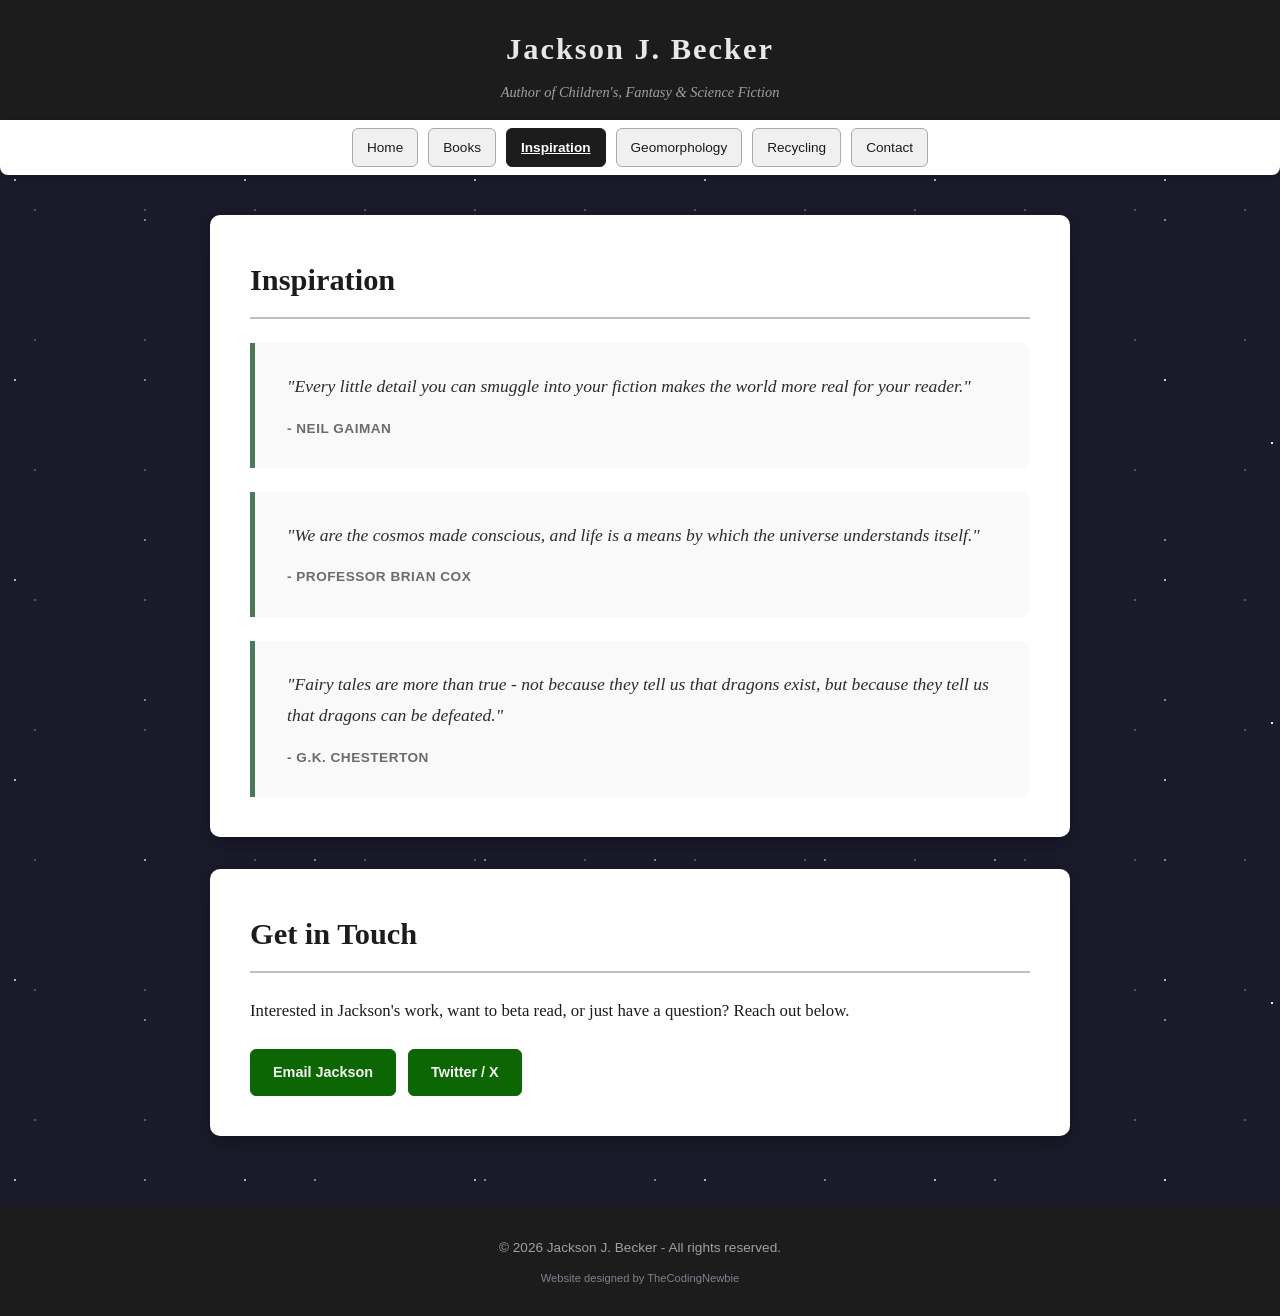
<file: inspiration.html>
<!DOCTYPE html>
<html lang="en">
<head>
  <meta charset="UTF-8">
  <meta name="viewport" content="width=device-width, initial-scale=1.0">
  <meta name="description" content="The quotes, authors, and ideas that inspire Jackson J Becker's writing.">
  <link rel="canonical" href="https://jacksonjbecker.com/inspiration.html">
  <meta property="og:title" content="Inspiration - Jackson J. Becker">
  <meta property="og:description" content="The quotes, authors, and ideas that inspire Jackson J Becker's writing.">
  <meta property="og:type" content="website">
  <meta property="og:url" content="https://jacksonjbecker.com/inspiration.html">
  <meta property="og:image" content="https://jacksonjbecker.com/images/recycla-bull.jpg">
  <meta name="twitter:card" content="summary">
  <meta name="twitter:site" content="@jacksonjbecker">
  <meta name="twitter:title" content="Inspiration - Jackson J. Becker">
  <meta name="twitter:description" content="The quotes, authors, and ideas that inspire Jackson J Becker's writing.">
  <link rel="stylesheet" href="styles.css">
  <title>Inspiration - Jackson J. Becker</title>
<!-- Google tag (gtag.js) -->
	<script async src="https://www.googletagmanager.com/gtag/js?id=G-4QLK9CWFQH"></script>
	<script>
	  window.dataLayer = window.dataLayer || [];
	  function gtag(){dataLayer.push(arguments);}
	  gtag('js', new Date());

	  gtag('config', 'G-4QLK9CWFQH');
	</script>
</head>
<body>

  <header>
    <div class="hero">
      <h1>Jackson J. Becker</h1>
      <p class="tagline">Author of Children's, Fantasy & Science Fiction</p>
    </div>
    <nav>
      <a href="index.html">Home</a>
      <a href="books.html">Books</a>
      <a href="inspiration.html" class="active">Inspiration</a>
      <a href="geomorphology.html">Geomorphology</a>
      <a href="recycling.html">Recycling</a>
      <a href="#contact">Contact</a>
    </nav>
  </header>

  <main>

    <section>
      <h2>Inspiration</h2>

      <div class="quote-card">
        <blockquote>
          "Every little detail you can smuggle into your fiction makes the world more real for your reader."
        </blockquote>
        <cite>- Neil Gaiman</cite>
      </div>

      <div class="quote-card">
        <blockquote>
          "We are the cosmos made conscious, and life is a means by which the universe understands itself."
        </blockquote>
        <cite>- Professor Brian Cox</cite>
      </div>

      <div class="quote-card">
        <blockquote>
          "Fairy tales are more than true - not because they tell us that dragons exist, but because they tell us that dragons can be defeated."
        </blockquote>
        <cite>- G.K. Chesterton</cite>
      </div>

    </section>

    <section id="contact">
      <h2>Get in Touch</h2>
      <p>Interested in Jackson's work, want to beta read, or just have a question? Reach out below.</p>
      <div class="contact-links">
        <a href="mailto:jjbecker@live.com" class="buy-btn bn">Email Jackson</a>
        <a href="https://twitter.com/jacksonjbecker" class="buy-btn bn" target="_blank" rel="noopener">Twitter / X</a>
      </div>
    </section>

  </main>

  <footer>
    <p>&copy; 2026 Jackson J. Becker - All rights reserved.</p>
    <p class="footer-credits">Website designed by <a href="https://thecodingnewbie.com/index.html" target="_blank" rel="noopener">TheCodingNewbie</a></p>
  </footer>

</body>
</html>
</file>
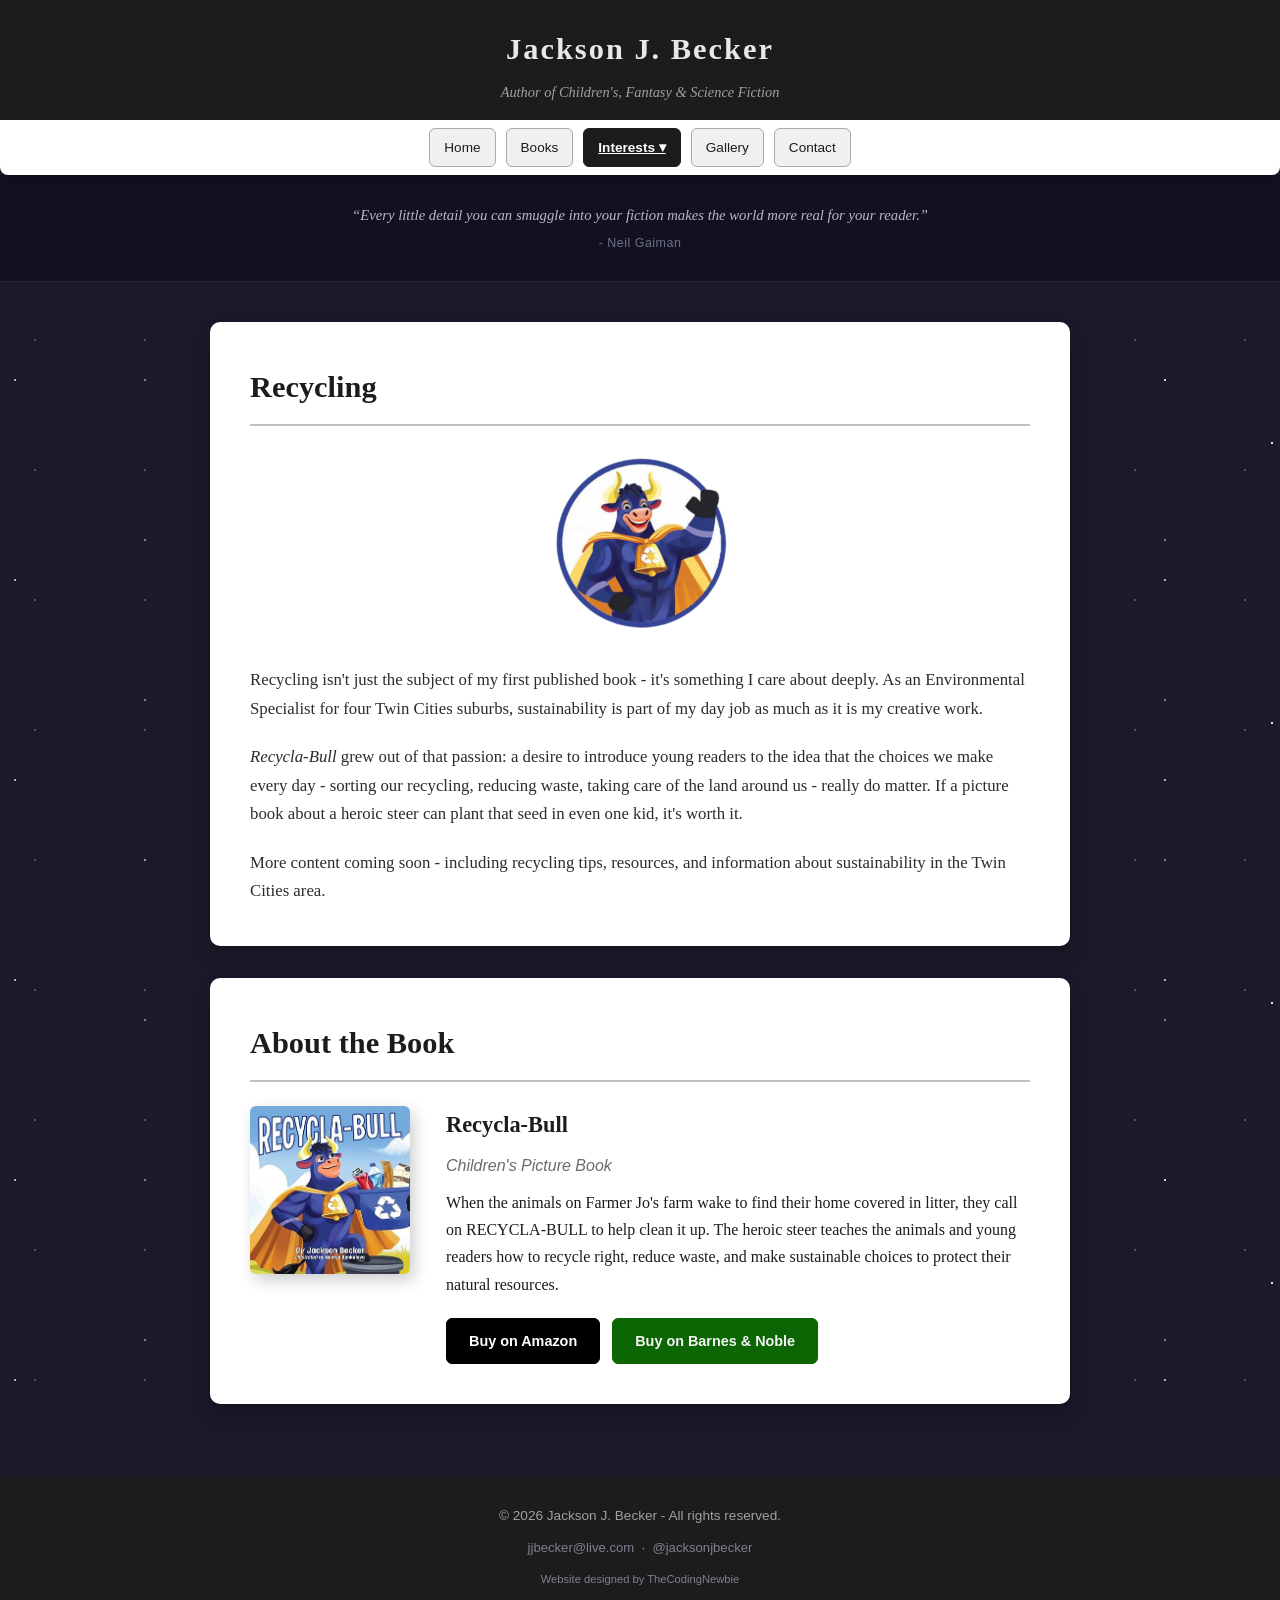
<file: recycling.html>
<!DOCTYPE html>
<html lang="en">
<head>
  <meta charset="UTF-8">
  <meta name="viewport" content="width=device-width, initial-scale=1.0">
  <meta name="description" content="Jackson J Becker on recycling, sustainability, and environmental stewardship - the passion that inspired Recycla-Bull.">
  <link rel="canonical" href="https://jacksonjbecker.com/recycling.html">
  <meta property="og:title" content="Recycling - Jackson J. Becker">
  <meta property="og:description" content="Recycling, sustainability, and environmental stewardship - the passion that inspired Recycla-Bull.">
  <meta property="og:type" content="website">
  <meta property="og:url" content="https://jacksonjbecker.com/recycling.html">
  <meta property="og:image" content="https://jacksonjbecker.com/images/recycla-bull.jpg">
  <meta name="twitter:card" content="summary">
  <meta name="twitter:site" content="@jacksonjbecker">
  <meta name="twitter:title" content="Recycling - Jackson J. Becker">
  <meta name="twitter:description" content="The passion that inspired Recycla-Bull - recycling and environmental stewardship.">
  <meta name="twitter:image" content="https://jacksonjbecker.com/images/recycla-bull.jpg">
  <link rel="stylesheet" href="styles.css">
  <title>Recycling - Jackson J. Becker</title>
<!-- Google tag (gtag.js) -->
	<script async src="https://www.googletagmanager.com/gtag/js?id=G-4QLK9CWFQH"></script>
	<script>
	  window.dataLayer = window.dataLayer || [];
	  function gtag(){dataLayer.push(arguments);}
	  gtag('js', new Date());

	  gtag('config', 'G-4QLK9CWFQH');
	</script>
</head>
<body>

  <header>
    <div class="hero">
      <h1>Jackson J. Becker</h1>
      <p class="tagline">Author of Children's, Fantasy & Science Fiction</p>
    </div>
    <nav>
      <a href="index.html">Home</a>
      <a href="books.html">Books</a>
      <div class="nav-dropdown">
        <a href="#" class="nav-dropdown-btn active">Interests ▾</a>
        <div class="nav-dropdown-content">
          <a href="geomorphology.html">Geomorphology</a>
          <a href="recycling.html" class="active">Recycling</a>
        </div>
      </div>
      <a href="gallery.html">Gallery</a>
      <a href="contact.html">Contact</a>
    </nav>
  </header>

  <div class="quote-banner">
    <blockquote>
      <span class="quote-text">"Every little detail you can smuggle into your fiction makes the world more real for your reader."</span>
      <cite class="quote-cite">- Neil Gaiman</cite>
    </blockquote>
  </div>

  <main>

    <section>
      <h2>Recycling</h2>
      <div class="recycla-circle">
        <img src="images/recycla-bull-circle.png" alt="Recycla-Bull">
      </div>
      <p style="font-size:1.05rem; color:#2c2c2c; margin-bottom:20px;">Recycling isn't just the subject of my first published book - it's something I care about deeply. As an Environmental Specialist for four Twin Cities suburbs, sustainability is part of my day job as much as it is my creative work.</p>
      <p style="font-size:1.05rem; color:#2c2c2c; margin-bottom:20px;"><em>Recycla-Bull</em> grew out of that passion: a desire to introduce young readers to the idea that the choices we make every day - sorting our recycling, reducing waste, taking care of the land around us - really do matter. If a picture book about a heroic steer can plant that seed in even one kid, it's worth it.</p>
      <p style="font-size:1.05rem; color:#2c2c2c;">More content coming soon - including recycling tips, resources, and information about sustainability in the Twin Cities area.</p>
    </section>

    <section>
      <h2>About the Book</h2>
      <div class="book-card">
        <div class="book-cover">
          <img src="images/recycla-bull.jpg" alt="Recycla-Bull book cover">
        </div>
        <div class="book-info">
          <h3>Recycla-Bull</h3>
          <p class="genre">Children's Picture Book</p>
          <p>When the animals on Farmer Jo's farm wake to find their home covered in litter, they call on RECYCLA-BULL to help clean it up. The heroic steer teaches the animals and young readers how to recycle right, reduce waste, and make sustainable choices to protect their natural resources.</p>
          <div class="buy-links">
            <a href="https://www.amazon.com/dp/B0GWMDR71H" class="buy-btn amazon" target="_blank" rel="noopener">Buy on Amazon</a>
            <a href="https://www.barnesandnoble.com/w/recycla-bull-jackson-becker/1149872460" class="buy-btn bn" target="_blank" rel="noopener">Buy on Barnes & Noble</a>
          </div>
        </div>
      </div>
    </section>

  </main>

  <footer>
    <p>&copy; 2026 Jackson J. Becker - All rights reserved.</p>
    <p class="footer-links">
      <a href="mailto:jjbecker@live.com">jjbecker@live.com</a>
      &nbsp;&middot;&nbsp;
      <a href="https://twitter.com/jacksonjbecker" target="_blank" rel="noopener">@jacksonjbecker</a>
    </p>
    <p class="footer-credits">Website designed by <a href="https://thecodingnewbie.com/index.html" target="_blank" rel="noopener">TheCodingNewbie</a></p>
  </footer>

  <script>
    const quotes = [
      { text: "Every little detail you can smuggle into your fiction makes the world more real for your reader.", cite: "- Neil Gaiman" },
      { text: "We are the cosmos made conscious, and life is a means by which the universe understands itself.", cite: "- Professor Brian Cox" },
      { text: "Fairy tales are more than true - not because they tell us that dragons exist, but because they tell us that dragons can be defeated.", cite: "- G.K. Chesterton" }
    ];
    let qi = 0;
    const bq = document.querySelector('.quote-banner blockquote');
    // Lock banner to height of tallest quote at current viewport
    (function() {
      var banner = document.querySelector('.quote-banner');
      var maxH = 0;
      quotes.forEach(function(q) {
        bq.querySelector('.quote-text').textContent = '“' + q.text + '”';
        bq.querySelector('.quote-cite').textContent = q.cite;
        maxH = Math.max(maxH, banner.scrollHeight);
      });
      banner.style.minHeight = maxH + 'px';
      bq.querySelector('.quote-text').textContent = '“' + quotes[0].text + '”';
      bq.querySelector('.quote-cite').textContent = quotes[0].cite;
    })();
    setInterval(() => {
      bq.style.opacity = '0';
      setTimeout(() => {
        qi = (qi + 1) % quotes.length;
        bq.querySelector('.quote-text').textContent = '"' + quotes[qi].text + '"';
        bq.querySelector('.quote-cite').textContent = quotes[qi].cite;
        bq.style.opacity = '1';
      }, 600);
    }, 10000);

    document.querySelectorAll('.nav-dropdown-btn').forEach(btn => {
      btn.addEventListener('click', function(e) {
        if (window.matchMedia('(hover: none)').matches) {
          e.preventDefault();
          this.closest('.nav-dropdown').classList.toggle('open');
        }
      });
    });
    document.addEventListener('click', function(e) {
      if (!e.target.closest('.nav-dropdown')) {
        document.querySelectorAll('.nav-dropdown').forEach(d => d.classList.remove('open'));
      }
    });
  </script>

</body>
</html>
</file>
<file: styles.css>
/* Palette
   --space:       #1a1a2a
   --near-black:  #1c1c1c
   --dark-grey:   #3a3a3a
   --mid-grey:    #6b6b6b
   --light-grey:  #e0e0e0
   --off-white:   #f5f5f5
   --white:       #ffffff
   --sage:        #4a7a5a
*/

* {
  box-sizing: border-box;
  margin: 0;
  padding: 0;
}

html {
  overflow-y: scroll;
}

body {
  min-height: 100vh;
  display: flex;
  flex-direction: column;
  background-color: #1a1a2a;
  background-image:
    radial-gradient(circle, rgba(255,255,255,0.9) 1px, transparent 1px),
    radial-gradient(circle, rgba(255,255,255,0.65) 1px, transparent 1px),
    radial-gradient(circle, rgba(255,255,255,0.45) 1px, transparent 1px),
    radial-gradient(circle, rgba(255,255,255,0.25) 1px, transparent 1px);
  background-size: 350px 280px, 230px 200px, 170px 160px, 110px 130px;
  background-position: 47px 23px, 130px 80px, 60px 140px, 200px 15px;
  font-family: Georgia, 'Times New Roman', serif;
  color: #1c1c1c;
  line-height: 1.7;
}

/* ── HEADER & HERO ── */
header {
  position: sticky;
  top: 0;
  z-index: 100;
}

.hero {
  background-color: #1c1c1c;
  text-align: center;
  padding: 24px 20px 16px;
}

h1 {
  font-size: 1.9rem;
  letter-spacing: 2px;
  color: #e8e8e8;
  margin-bottom: 4px;
}

.tagline {
  font-size: 0.9rem;
  color: #a0a0a0;
  font-style: italic;
}

/* ── NAV ── */
nav {
  display: flex;
  justify-content: center;
  flex-wrap: wrap;
  align-items: center;
  gap: 10px;
  padding: 8px 16px;
  background-color: #ffffff;
  box-shadow: 0 2px 6px rgba(0,0,0,0.2);
  border-radius: 0 0 8px 8px;
}

nav a {
  text-decoration: none;
  color: #1c1c1c;
  background-color: #f0f0f0;
  border: 1px solid #aaaaaa;
  border-radius: 6px;
  padding: 7px 14px;
  font-family: Arial, sans-serif;
  font-size: 0.85rem;
  display: inline-block;
  transition: background-color 0.2s;
}

nav a:hover { background-color: #e0e0e0; }

nav a.active {
  background-color: #1c1c1c;
  color: #ffffff;
  border-color: #1c1c1c;
  font-weight: bold;
  text-decoration: underline;
}

nav a.active:hover { background-color: #3a3a3a; }

/* ── DROPDOWN ── */
.nav-dropdown {
  position: relative;
}

.nav-dropdown-btn {
  cursor: pointer;
  user-select: none;
  white-space: nowrap;
}

.nav-dropdown-content {
  display: none;
  position: absolute;
  top: 100%;
  left: 50%;
  transform: translateX(-50%);
  background: #ffffff;
  border: 1px solid #aaaaaa;
  border-radius: 8px;
  box-shadow: 0 4px 14px rgba(0,0,0,0.15);
  z-index: 200;
  min-width: 180px;
  overflow: hidden;
  padding-top: 4px;
}

@media (hover: hover) {
  .nav-dropdown:hover .nav-dropdown-content { display: block; }
}

.nav-dropdown.open .nav-dropdown-content { display: block; }

.nav-dropdown-content a {
  display: block;
  padding: 10px 18px;
  border-radius: 0;
  border: none;
  border-bottom: 1px solid #eeeeee;
  background: #ffffff;
  color: #1c1c1c;
  font-family: Arial, sans-serif;
  font-size: 0.85rem;
  text-align: left;
  text-decoration: none;
  transition: background-color 0.15s;
}

.nav-dropdown-content a:last-child { border-bottom: none; }
.nav-dropdown-content a:hover { background: #f0f0f0; }
.nav-dropdown-content a.active { background: #1c1c1c; color: #ffffff; font-weight: bold; }

/* ── QUOTE BANNER ── */
.quote-banner {
  background-color: #111120;
  border-bottom: 1px solid #2a2a3a;
  padding: 16px 40px;
  text-align: center;
  min-height: 90px;
  display: flex;
  align-items: center;
  justify-content: center;
}

.quote-banner blockquote {
  font-style: italic;
  color: #b8b8cc;
  font-size: 0.92rem;
  max-width: 680px;
  margin: 0 auto;
  line-height: 1.65;
  transition: opacity 0.6s ease;
}

.quote-banner cite {
  display: block;
  margin-top: 6px;
  font-size: 0.78rem;
  font-style: normal;
  color: #707088;
  font-family: Arial, sans-serif;
  letter-spacing: 0.5px;
}

/* ── MAIN ── */
main {
  flex: 1;
  max-width: 900px;
  width: 100%;
  margin: 40px auto;
  padding: 0 20px;
}

section {
  background-color: #ffffff;
  padding: 40px;
  margin-bottom: 32px;
  border-radius: 10px;
  box-shadow: 0 4px 8px rgba(0,0,0,0.15), 0 12px 24px rgba(0,0,0,0.1);
  scroll-margin-top: 120px;
}

h2 {
  font-size: 1.9rem;
  color: #1c1c1c;
  margin-bottom: 24px;
  padding-bottom: 10px;
  border-bottom: 2px solid #c0c0c0;
}

h3 {
  font-size: 1.4rem;
  color: #1c1c1c;
  margin-bottom: 8px;
}

/* ── STATUS BADGES ── */
.status-badge {
  display: inline-block;
  padding: 3px 10px;
  border-radius: 20px;
  font-size: 0.72rem;
  font-family: Arial, sans-serif;
  font-weight: bold;
  text-transform: uppercase;
  letter-spacing: 0.5px;
  vertical-align: middle;
  margin-left: 8px;
}
.badge-available { background: #e8f5e9; color: #2e7d32; border: 1px solid #81c784; }
.badge-querying  { background: #e3f2fd; color: #1565c0; border: 1px solid #64b5f6; }
.badge-drafting  { background: #fff8e1; color: #e65100; border: 1px solid #ffb74d; }
.badge-outlining { background: #f3e5f5; color: #6a1b9a; border: 1px solid #ba68c8; }

/* ── ABOUT ── */
.about-grid {
  display: flex;
  gap: 36px;
  align-items: flex-start;
}

.author-photo img {
  width: 200px;
  height: 260px;
  object-fit: cover;
  border-radius: 8px;
  border: 4px solid #c0c0c0;
  display: block;
}

.photo-placeholder {
  width: 200px;
  height: 260px;
  background-color: #e0e0e0;
  border-radius: 8px;
  border: 4px solid #c0c0c0;
  display: none;
  align-items: center;
  justify-content: center;
  text-align: center;
  color: #6b6b6b;
  font-style: italic;
  font-family: Arial, sans-serif;
}

.about-text p {
  font-size: 1.05rem;
  color: #2c2c2c;
  margin-bottom: 14px;
}

.about-text p:last-child { margin-bottom: 0; }

.about-subheading {
  font-size: 1.1rem;
  font-weight: 600;
  color: #4a7a5a;
  margin: 22px 0 10px;
}

.author-landscape {
  width: 200px;
  display: block;
  margin-top: 14px;
  border-radius: 8px;
  border: 4px solid #c0c0c0;
  box-shadow: 0 2px 8px rgba(0,0,0,0.15);
}

/* ── BOOK PREVIEWS (home page) ── */
.book-preview-grid {
  display: grid;
  grid-template-columns: repeat(3, 1fr);
  gap: 24px;
  margin-bottom: 20px;
}

.book-preview-card {
  background: #f5f5f5;
  border-radius: 8px;
  padding: 20px 16px;
  display: flex;
  flex-direction: column;
  align-items: center;
  text-align: center;
  border: 1px solid #e0e0e0;
}

.book-preview-card img {
  width: 100px;
  border-radius: 4px;
  box-shadow: 2px 4px 10px rgba(0,0,0,0.2);
  margin-bottom: 12px;
}

.preview-cover-placeholder {
  width: 100px;
  height: 138px;
  background-color: #3a3a3a;
  border-radius: 4px;
  display: none;
  align-items: center;
  justify-content: center;
  text-align: center;
  color: #e0e0e0;
  font-size: 0.78rem;
  font-weight: bold;
  padding: 10px;
  margin-bottom: 12px;
  box-shadow: 2px 4px 10px rgba(0,0,0,0.2);
  font-family: Arial, sans-serif;
}

.book-preview-card h3 {
  font-size: 1rem;
  margin-bottom: 4px;
}

.book-preview-card .genre {
  font-size: 0.8rem;
  margin-bottom: 10px;
}

.book-preview-card p.blurb {
  font-size: 0.85rem;
  color: #4a4a4a;
  line-height: 1.5;
  flex: 1;
  margin-bottom: 14px;
}

.card-link {
  font-family: Arial, sans-serif;
  font-size: 0.82rem;
  font-weight: bold;
  color: #4a7a5a;
  text-decoration: none;
}
.card-link:hover { text-decoration: underline; }

.see-all-link {
  display: block;
  text-align: right;
  font-family: Arial, sans-serif;
  font-size: 0.95rem;
  color: #4a7a5a;
  text-decoration: none;
  font-weight: bold;
}
.see-all-link:hover { text-decoration: underline; }

/* ── RECYCLA-BULL ASSETS ── */
.book-title-img {
  max-width: 260px;
  display: block;
  margin-bottom: 14px;
}

.recycla-circle {
  text-align: center;
  margin: 8px 0 28px;
}

.recycla-circle img {
  width: 180px;
  height: 180px;
  object-fit: contain;
}

/* ── BOOKS PAGE ── */
.book-section-label {
  font-family: Arial, sans-serif;
  font-size: 0.78rem;
  font-weight: bold;
  text-transform: uppercase;
  letter-spacing: 1.5px;
  color: #6b6b6b;
  margin-bottom: 24px;
}

.book-card {
  display: flex;
  gap: 36px;
  align-items: flex-start;
  margin-bottom: 40px;
  padding-bottom: 40px;
  border-bottom: 1px solid #e0e0e0;
}

.book-card:last-child {
  border-bottom: none;
  margin-bottom: 0;
  padding-bottom: 0;
}

.book-cover { flex-shrink: 0; }

.book-cover img {
  width: 160px;
  border-radius: 6px;
  box-shadow: 4px 6px 16px rgba(0,0,0,0.2);
  display: block;
}

.cover-placeholder {
  width: 160px;
  height: 220px;
  background-color: #3a3a3a;
  border-radius: 6px;
  display: none;
  align-items: center;
  justify-content: center;
  text-align: center;
  color: #f5f5f5;
  font-size: 0.9rem;
  font-weight: bold;
  padding: 16px;
  box-shadow: 4px 6px 16px rgba(0,0,0,0.2);
  font-family: Arial, sans-serif;
}

.genre {
  color: #6b6b6b;
  font-style: italic;
  font-family: Arial, sans-serif;
  font-size: 0.9rem;
  margin-bottom: 14px;
}

.book-info p {
  margin-bottom: 10px;
  font-size: 1rem;
}

.book-meta {
  font-family: Arial, sans-serif;
  font-size: 0.85rem;
  color: #6b6b6b;
  margin-bottom: 10px;
}

.buy-links {
  display: flex;
  gap: 12px;
  flex-wrap: wrap;
  margin-top: 20px;
}

.buy-btn {
  padding: 10px 22px;
  border-radius: 6px;
  text-decoration: none;
  font-family: Arial, sans-serif;
  font-size: 0.9rem;
  font-weight: bold;
  border: 1px solid transparent;
  display: inline-block;
  transition: opacity 0.2s;
}

.buy-btn:hover { opacity: 0.85; }
.amazon   { background-color: black; color: #fff; border-color: black; }
.bn       { background-color: #0c6604; color: #f5f5f5; border-color: #0c6604; }
.bookshop { background-color: #8434b3; color: #fff; border-color: #8434b3; }

/* ── QUOTES (inspiration page) ── */
.quote-card {
  background: #f9f9f9;
  border-left: 5px solid #4a7a5a;
  border-radius: 0 10px 10px 0;
  padding: 28px 32px;
  margin-bottom: 24px;
}
.quote-card:last-child { margin-bottom: 0; }
.quote-card blockquote { font-size: 1.1rem; font-style: italic; color: #2c2c2c; line-height: 1.8; }
.quote-card cite { display: block; margin-top: 14px; font-size: 0.85rem; font-style: normal; color: #6b6b6b; font-family: Arial, sans-serif; font-weight: bold; text-transform: uppercase; letter-spacing: 0.5px; }

/* ── GEOMORPHOLOGY ── */
.video-list {
  list-style: none;
  padding: 0;
  margin-bottom: 24px;
}

.video-list li {
  padding: 14px 16px;
  border-bottom: 1px solid #e0e0e0;
  font-size: 1rem;
  display: flex;
  align-items: center;
  gap: 12px;
}

.video-list li:last-child { border-bottom: none; }
.video-list li::before { content: '▶'; color: #4a7a5a; font-size: 0.8rem; flex-shrink: 0; }

.disclaimer-box {
  background: #f5f5f5;
  border-left: 4px solid #aaaaaa;
  padding: 16px 20px;
  border-radius: 0 8px 8px 0;
  font-size: 0.9rem;
  font-style: italic;
  color: #6b6b6b;
  font-family: Arial, sans-serif;
}

/* ── CONTACT ── */
#contact p { margin-bottom: 24px; font-size: 1.05rem; }
.contact-links { display: flex; gap: 12px; flex-wrap: wrap; }

/* ── FOOTER ── */
footer {
  text-align: center;
  padding: 28px 20px;
  background-color: #1c1c1c;
  color: #a0a0a0;
  font-family: Arial, sans-serif;
  font-size: 0.85rem;
}

.footer-credits {
  font-size: 0.7rem;
  margin-top: 10px;
  color: #808090;
}

.footer-credits a{
  color: #808090;
  text-decoration: none;
  transition: color 0.2s;
}

.footer-credits a:hover { 
  color: #c0c0d0; 
}

.footer-links {
  margin-top: 10px;
  font-size: 0.82rem;
}

.footer-links a {
  color: #808090;
  text-decoration: none;
  transition: color 0.2s;
}

.footer-links a:hover { color: #c0c0d0; }

/* ── HOME LAYOUT ── */
.home-layout {
  flex: 1;
  position: relative; /* anchor for absolute sidebar on wide screens */
}

/* Sidebar: default sits below main, widgets side by side */
.sidebar {
  display: flex;
  flex-wrap: wrap;
  gap: 24px;
  max-width: 900px;
  margin: 0 auto 40px;
  padding: 0 20px;
}

.sidebar .widget {
  flex: 1;
  min-width: 220px;
}

/* ── SIDEBAR WIDGETS ── */
.widget {
  background: #ffffff;
  border-radius: 10px;
  box-shadow: 0 4px 8px rgba(0,0,0,0.15), 0 12px 24px rgba(0,0,0,0.1);
  overflow: hidden;
}

.widget-title {
  font-size: 1rem;
  font-family: Arial, sans-serif;
  font-weight: bold;
  background: #a0a0a0;
  color: #1c1c1c;
  padding: 12px 18px;
  margin: 0;
  letter-spacing: 0.5px;
  border-bottom: 1px solid #3a3a3a;
}

.event-list {
  padding: 12px 18px;
}

.no-events {
  font-size: 0.88rem;
  color: #6b6b6b;
  font-style: italic;
  font-family: Arial, sans-serif;
  text-align: center;
  padding: 16px 0;
  line-height: 1.6;
}

.event-item {
  display: flex;
  gap: 12px;
  align-items: flex-start;
  padding: 10px 0;
  border-bottom: 1px solid #eeeeee;
}

.event-item:last-child { border-bottom: none; }

.event-date-badge {
  flex-shrink: 0;
  width: 42px;
  background: #1c1c1c;
  border-radius: 6px;
  text-align: center;
  padding: 4px 0 6px;
}

.event-month {
  display: block;
  font-family: Arial, sans-serif;
  font-size: 0.6rem;
  font-weight: bold;
  color: #a0a0a0;
  text-transform: uppercase;
  letter-spacing: 0.5px;
}

.event-day {
  display: block;
  font-family: Arial, sans-serif;
  font-size: 1.25rem;
  font-weight: bold;
  color: #ffffff;
  line-height: 1;
}

.event-details {
  display: flex;
  flex-direction: column;
  gap: 2px;
  padding-top: 2px;
}

.event-details strong {
  font-family: Georgia, serif;
  font-size: 0.9rem;
  color: #1c1c1c;
  line-height: 1.3;
}

.event-details span {
  font-family: Arial, sans-serif;
  font-size: 0.78rem;
  color: #6b6b6b;
  line-height: 1.4;
}

.gallery-teaser {
  padding: 16px 18px;
  text-align: center;
}

.gallery-teaser p {
  font-size: 0.88rem;
  color: #4a4a4a;
  margin-bottom: 12px;
  line-height: 1.5;
  font-family: Arial, sans-serif;
}

.widget-link {
  font-family: Arial, sans-serif;
  font-size: 0.88rem;
  font-weight: bold;
  color: #4a7a5a;
  text-decoration: none;
}

.widget-link:hover { text-decoration: underline; }

/* ── GALLERY PAGE ── */
.gallery-event {
  padding-top: 0;
}

.gallery-event + .gallery-event {
  padding-top: 32px;
  border-top: 1px solid #e0e0e0;
  margin-top: 32px;
}

.gallery-event-header {
  display: flex;
  align-items: baseline;
  gap: 14px;
  margin-bottom: 20px;
  flex-wrap: wrap;
}

.gallery-event-header h3 {
  margin-bottom: 0;
}

.gallery-event-date {
  font-family: Arial, sans-serif;
  font-size: 0.82rem;
  color: #6b6b6b;
  font-style: italic;
}

.gallery-photo-grid {
  display: grid;
  grid-template-columns: repeat(auto-fill, minmax(200px, 1fr));
  gap: 12px;
}

.gallery-photo-grid img {
  width: 100%;
  aspect-ratio: 4/3;
  object-fit: cover;
  border-radius: 6px;
  box-shadow: 0 2px 8px rgba(0,0,0,0.15);
  transition: transform 0.2s, box-shadow 0.2s;
  cursor: pointer;
  display: block;
}

.gallery-photo-grid img:hover {
  transform: scale(1.02);
  box-shadow: 0 4px 16px rgba(0,0,0,0.25);
}

.gallery-placeholder {
  background: #f5f5f5;
  border: 2px dashed #c0c0c0;
  border-radius: 8px;
  padding: 48px 24px;
  text-align: center;
  color: #6b6b6b;
  font-family: Arial, sans-serif;
  font-size: 0.95rem;
  font-style: italic;
  line-height: 1.6;
}

/* ── RESPONSIVE ── */

/* Wide screens: sidebar floats into the right margin */
@media (min-width: 1480px) {
  .sidebar {
    position: absolute;
    flex-direction: column;
    flex-wrap: nowrap;
    left: calc(50% + 480px);
    top: 40px;
    width: 320px;
    max-width: none;
    margin: 0;
    padding: 0;
  }

  .sidebar .widget {
    flex: none;
  }
}

@media (max-width: 600px) {
  .sidebar {
    flex-direction: column;
  }
}

@media (max-width: 620px) {
  h1 { font-size: 1.4rem; letter-spacing: 1px; }
  .tagline { font-size: 0.8rem; }
  .hero { padding: 14px 16px 10px; }
  nav { gap: 8px; padding: 6px 10px; }
  nav a { padding: 6px 10px; font-size: 0.78rem; }
  .quote-banner { padding: 12px 20px; }
  .about-grid { flex-direction: column; align-items: center; }
  .book-card { flex-direction: column; align-items: center; text-align: center; }
  .buy-links { justify-content: center; }
  .book-preview-grid { grid-template-columns: 1fr; }
  section { padding: 24px 20px; }
  .quote-card { padding: 20px; }
  .nav-dropdown-content { left: 0; transform: none; }
  .gallery-photo-grid { grid-template-columns: repeat(2, 1fr); }
}
</file>
